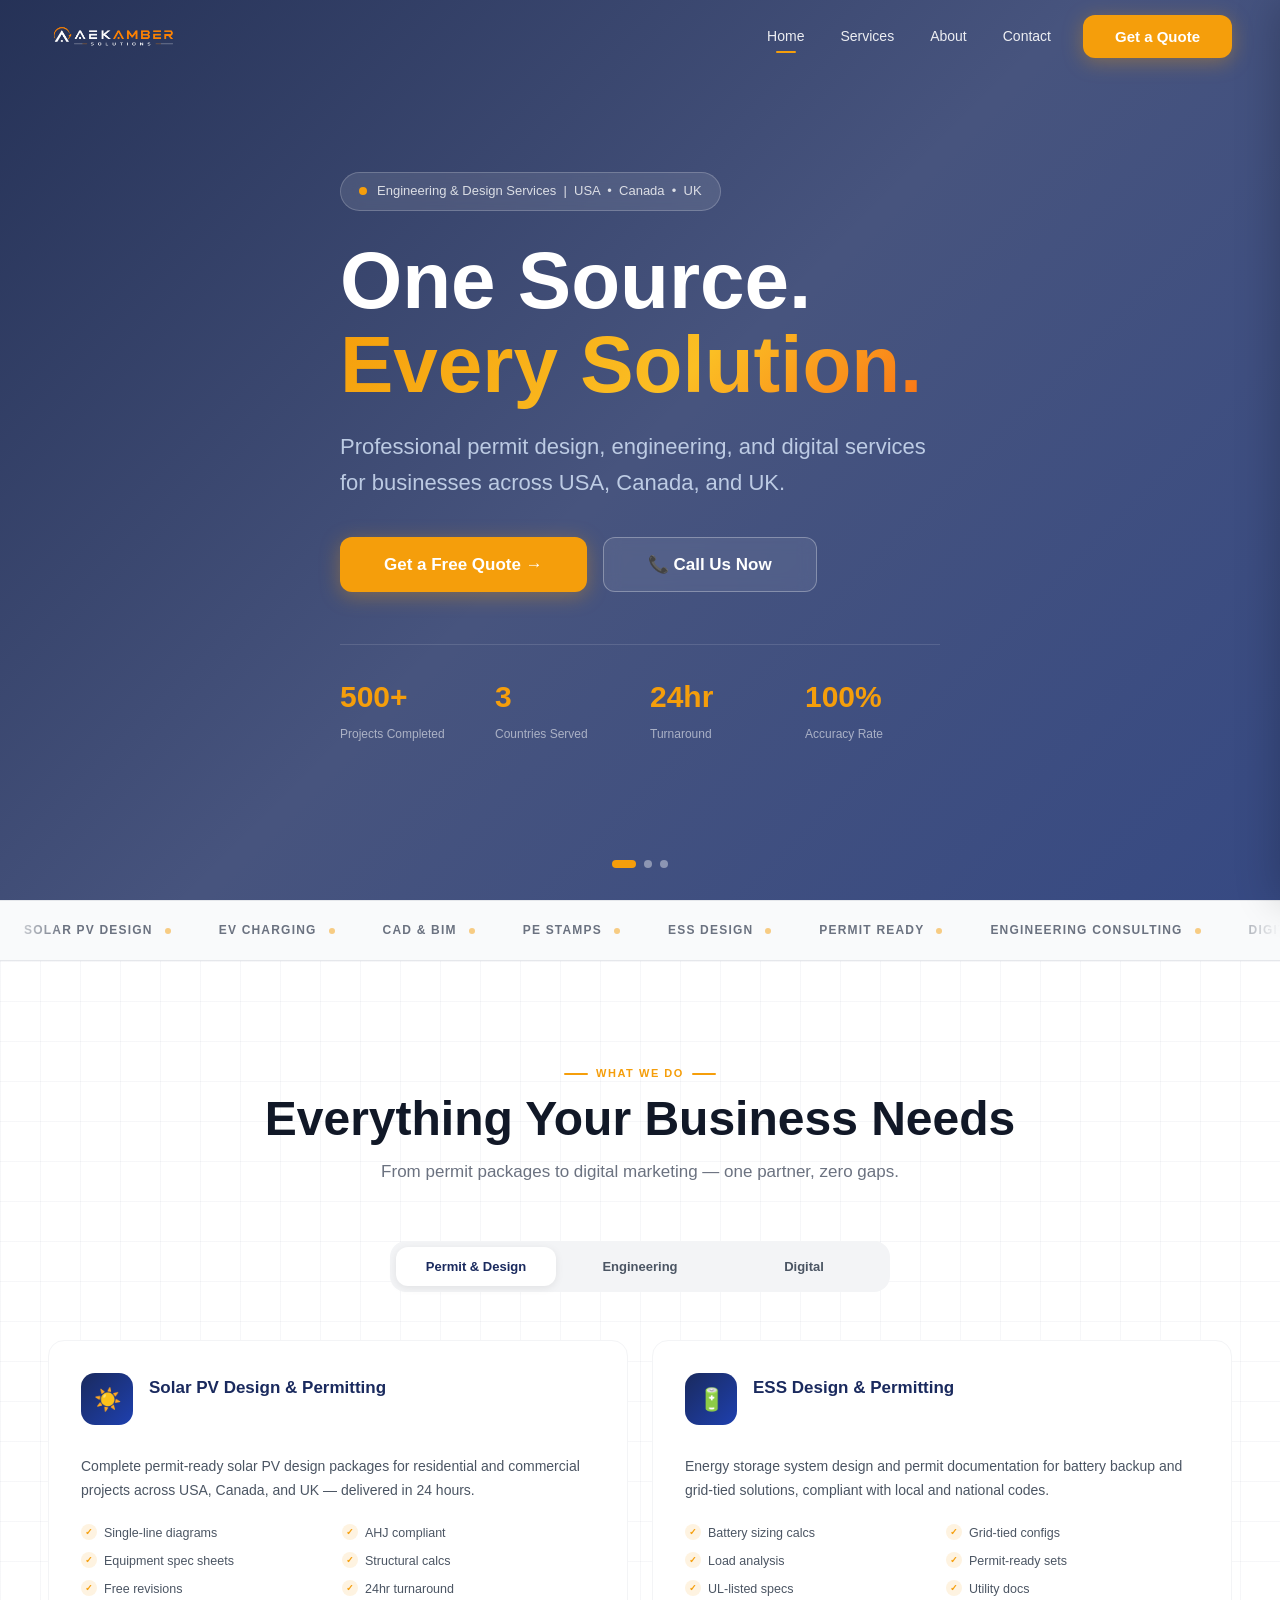
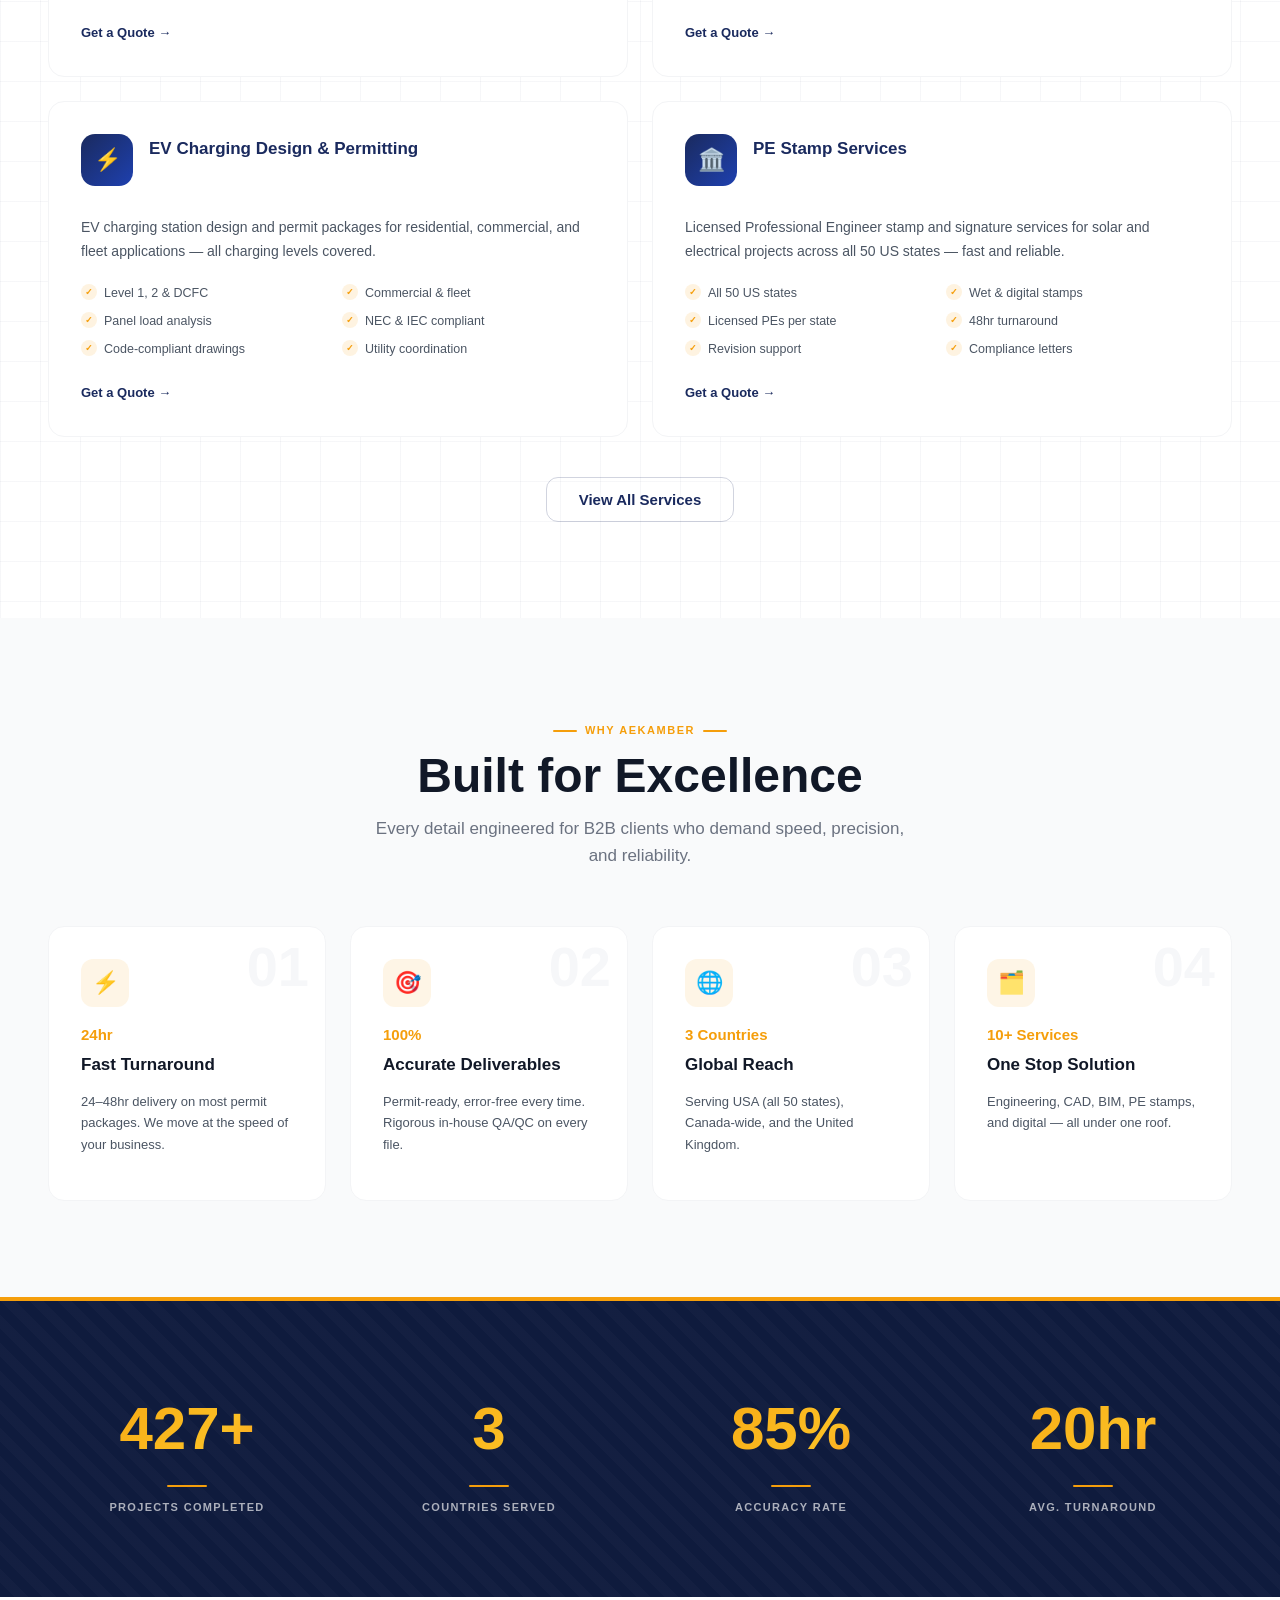
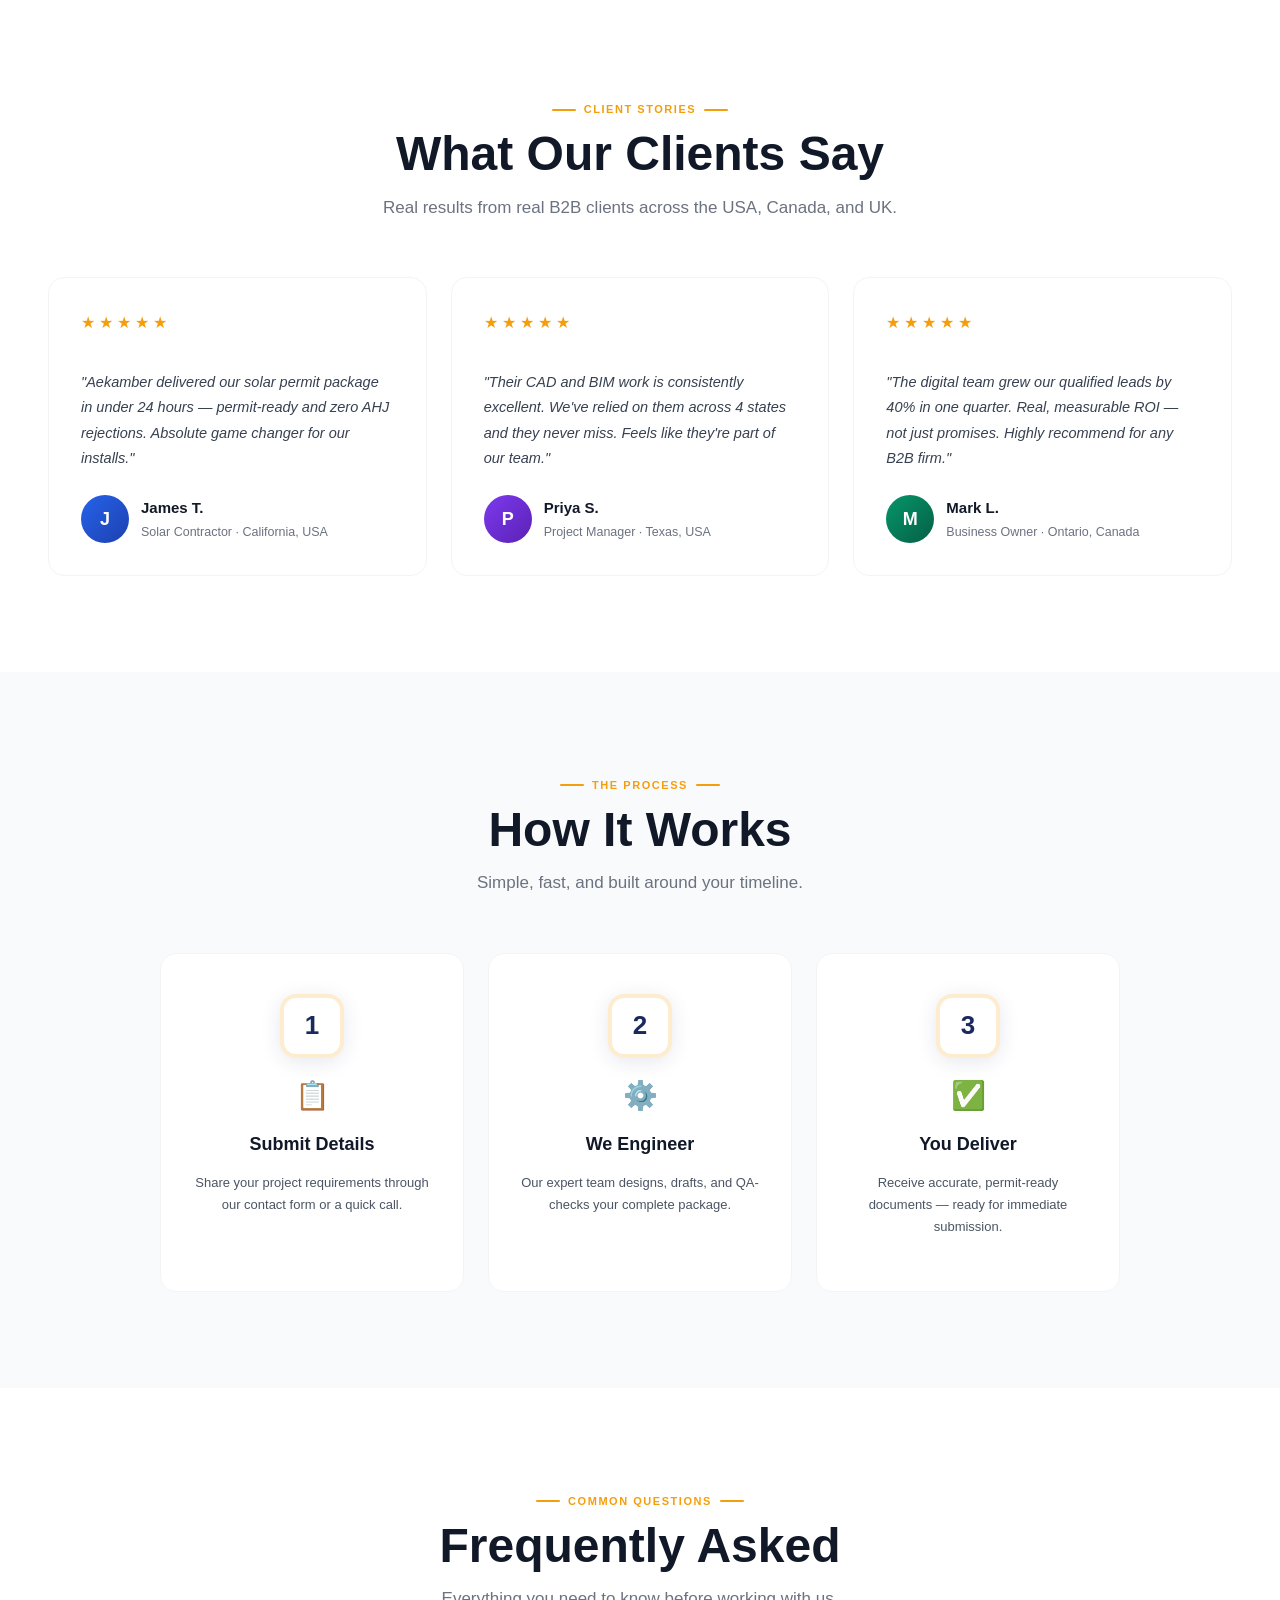
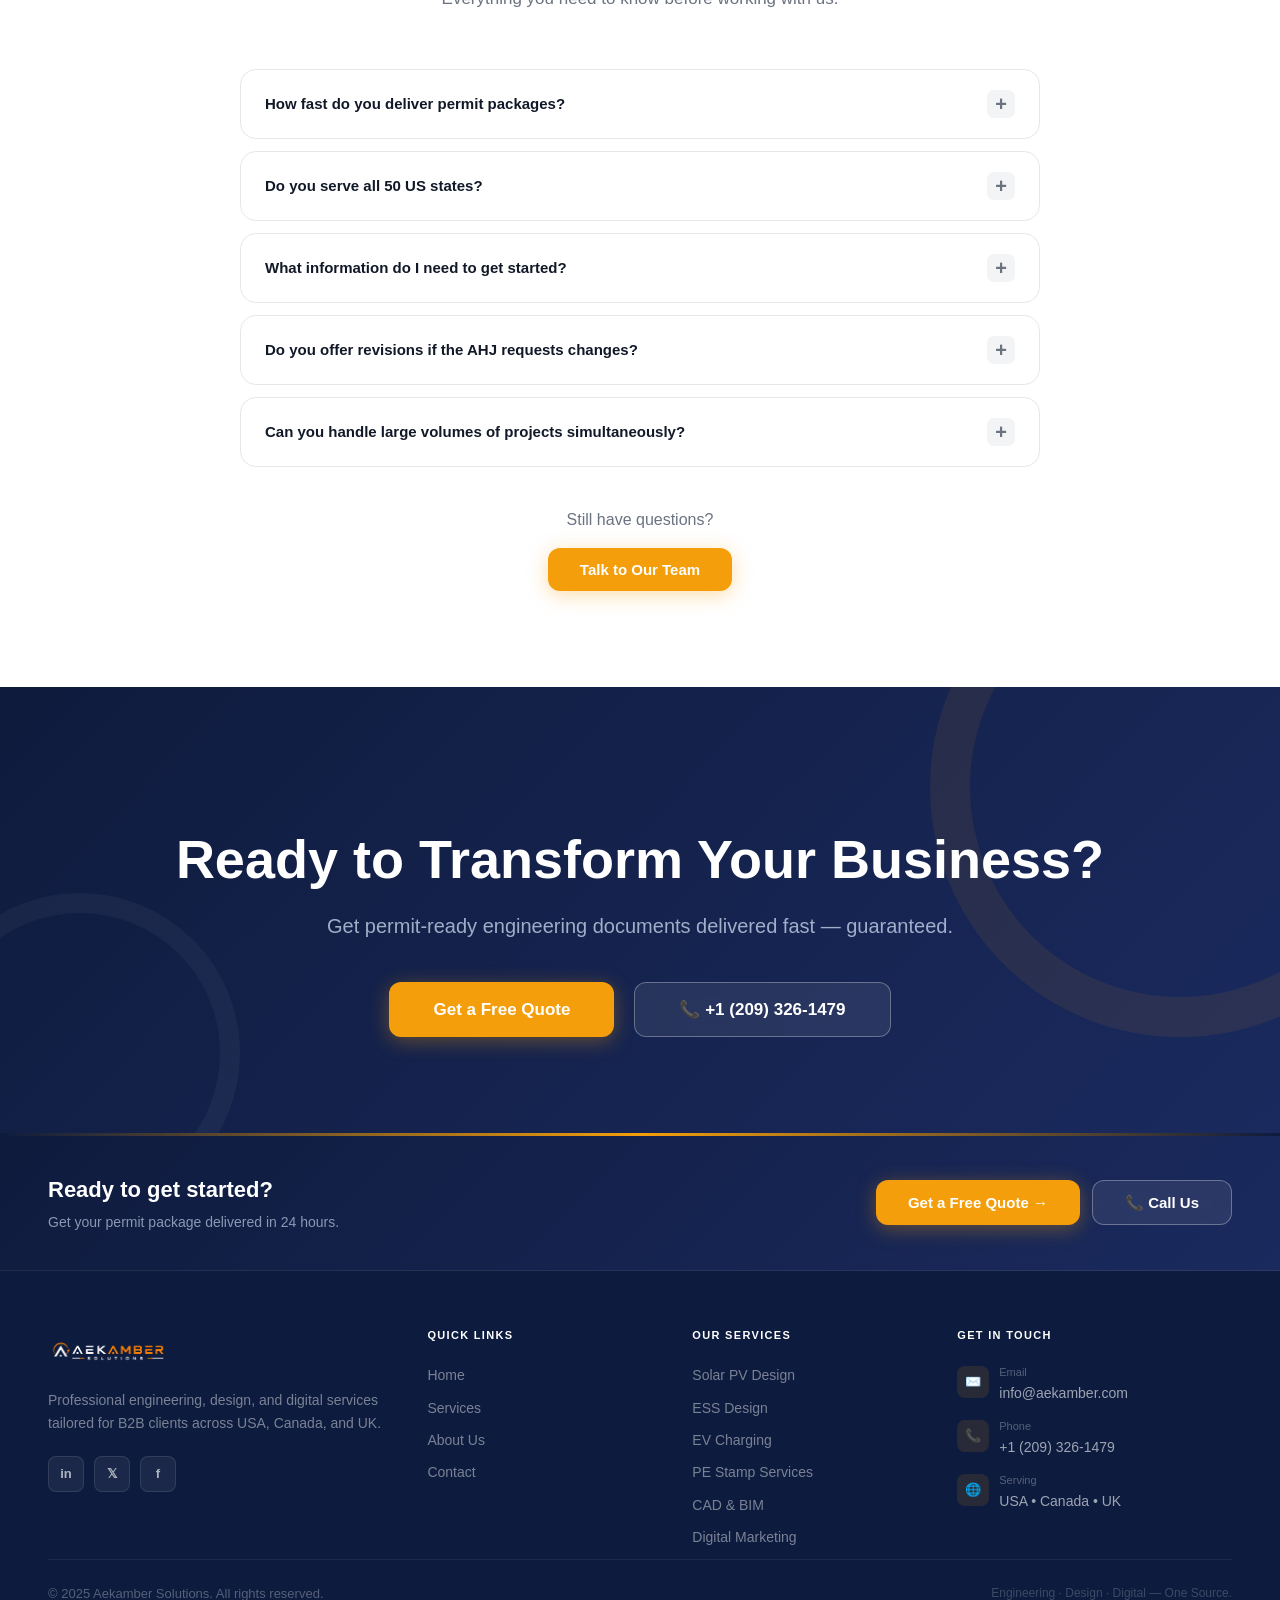
<file: index.html>
<!DOCTYPE html>
<html lang="en">
<head>
  <meta charset="UTF-8">
  <meta name="viewport" content="width=device-width, initial-scale=1.0">
  <title>Aekamber Solutions — Engineering, Design &amp; Digital Services</title>
  <meta name="description" content="Professional permit design, engineering, and digital services for B2B clients across USA, Canada, and UK.">
  <link rel="stylesheet" href="./styles.css?v=3">
</head>
<body class="ak-wrap">

<!-- ═══════════════════════════ NAVBAR ═══════════════════════════ -->
<nav id="ak-navbar" class="ak-navbar">
  <div class="ak-container ak-navbar-inner">
    <a href="index.html" class="ak-logo-link">
      <!-- UPDATE logo URLs after uploading to Odoo media library -->
      <img src="images/logo-white.png"  alt="Aekamber Solutions" class="ak-logo-img logo-light">
      <img src="images/logo-inline.png" alt="Aekamber Solutions" class="ak-logo-img logo-dark">
    </a>
    <div class="ak-nav-links">
      <a href="index.html"    class="ak-nav-link active">Home</a>
      <a href="services.html" class="ak-nav-link">Services</a>
      <a href="about.html"    class="ak-nav-link">About</a>
      <a href="contact.html"  class="ak-nav-link">Contact</a>
      <a href="contact.html"  class="ak-btn ak-btn-amber" style="margin-left:12px">Get a Quote</a>
    </div>
    <button class="ak-menu-btn" id="ak-menu-btn" aria-label="Open menu">
      <svg width="22" height="22" viewBox="0 0 24 24" fill="none" stroke="currentColor" stroke-width="2.5" stroke-linecap="round"><line x1="3" y1="6" x2="21" y2="6"/><line x1="3" y1="12" x2="21" y2="12"/><line x1="3" y1="18" x2="21" y2="18"/></svg>
    </button>
  </div>
</nav>
<div class="ak-overlay" id="ak-overlay"></div>
<div class="ak-mobile-menu" id="ak-mobile-menu">
  <div class="ak-mobile-menu-header">
    <img src="images/logo-inline.png" alt="Aekamber Solutions" style="height:40px;width:auto">
    <button class="ak-mobile-close" id="ak-mobile-close" aria-label="Close">✕</button>
  </div>
  <div class="ak-mobile-nav">
    <a href="index.html"    class="ak-mobile-link">Home</a>
    <a href="services.html" class="ak-mobile-link">Services</a>
    <a href="about.html"    class="ak-mobile-link">About</a>
    <a href="contact.html"  class="ak-mobile-link">Contact</a>
  </div>
  <div class="ak-mobile-footer">
    <a href="contact.html" class="ak-btn ak-btn-amber ak-btn-full">Get a Free Quote</a>
    <a href="tel:+12093261479" class="ak-mobile-phone">📞 +1 (209) 326-1479</a>
  </div>
</div>

<!-- ═══════════════════════════ HERO ═══════════════════════════ -->
<section class="ak-hero">
  <!-- Carousel slides — UPDATE background URLs as needed -->
  <div class="ak-carousel-slide active" style="background-image:url('https://images.unsplash.com/photo-1508514177221-188b1cf16e9d?auto=format&fit=crop&w=1920&q=80')"></div>
  <div class="ak-carousel-slide"        style="background-image:url('https://images.unsplash.com/photo-1581094794329-c8112a89af12?auto=format&fit=crop&w=1920&q=80')"></div>
  <div class="ak-carousel-slide"        style="background-image:url('https://images.unsplash.com/photo-1504307651254-35680f356dfd?auto=format&fit=crop&w=1920&q=80')"></div>
  <div class="ak-hero-overlay"></div>
  <div class="ak-hero-gradient"></div>

  <div class="ak-container">
    <div class="ak-hero-content">
      <div class="ak-hero-badge">
        <span class="ak-badge-dot"></span>
        Engineering &amp; Design Services &nbsp;|&nbsp; USA &nbsp;•&nbsp; Canada &nbsp;•&nbsp; UK
      </div>
      <h1>One Source.<br><span class="ak-gradient-text">Every Solution.</span></h1>
      <p class="ak-hero-sub">Professional permit design, engineering, and digital services for businesses across USA, Canada, and UK.</p>
      <div class="ak-hero-btns">
        <a href="contact.html" class="ak-btn ak-btn-amber ak-btn-lg">Get a Free Quote &rarr;</a>
        <a href="tel:+12093261479" class="ak-btn ak-btn-outline ak-btn-lg">📞 Call Us Now</a>
      </div>
      <div class="ak-hero-stats">
        <div><div class="ak-hero-stat-val">500+</div><div class="ak-hero-stat-lbl">Projects Completed</div></div>
        <div><div class="ak-hero-stat-val">3</div><div class="ak-hero-stat-lbl">Countries Served</div></div>
        <div><div class="ak-hero-stat-val">24hr</div><div class="ak-hero-stat-lbl">Turnaround</div></div>
        <div><div class="ak-hero-stat-val">100%</div><div class="ak-hero-stat-lbl">Accuracy Rate</div></div>
      </div>
    </div>
  </div>

  <!-- Carousel dots -->
  <div class="ak-hero-dots">
    <button class="ak-dot active" aria-label="Slide 1"></button>
    <button class="ak-dot"        aria-label="Slide 2"></button>
    <button class="ak-dot"        aria-label="Slide 3"></button>
  </div>
</section>

<!-- ═══════════════════════════ TRUST STRIP ═══════════════════════ -->
<div class="ak-trust-strip">
  <div class="ak-trust-fade ak-trust-fade-l"></div>
  <div class="ak-trust-track">
    <!-- Repeated 3x for seamless loop -->
    <span class="ak-trust-item">Solar PV Design</span><span class="ak-trust-item">EV Charging</span><span class="ak-trust-item">CAD &amp; BIM</span><span class="ak-trust-item">PE Stamps</span><span class="ak-trust-item">ESS Design</span><span class="ak-trust-item">Permit Ready</span><span class="ak-trust-item">Engineering Consulting</span><span class="ak-trust-item">Digital Marketing</span><span class="ak-trust-item">Solar Proposals</span><span class="ak-trust-item">AHJ Compliant</span><span class="ak-trust-item">24hr Turnaround</span><span class="ak-trust-item">Electrical Systems</span>
    <span class="ak-trust-item">Solar PV Design</span><span class="ak-trust-item">EV Charging</span><span class="ak-trust-item">CAD &amp; BIM</span><span class="ak-trust-item">PE Stamps</span><span class="ak-trust-item">ESS Design</span><span class="ak-trust-item">Permit Ready</span><span class="ak-trust-item">Engineering Consulting</span><span class="ak-trust-item">Digital Marketing</span><span class="ak-trust-item">Solar Proposals</span><span class="ak-trust-item">AHJ Compliant</span><span class="ak-trust-item">24hr Turnaround</span><span class="ak-trust-item">Electrical Systems</span>
    <span class="ak-trust-item">Solar PV Design</span><span class="ak-trust-item">EV Charging</span><span class="ak-trust-item">CAD &amp; BIM</span><span class="ak-trust-item">PE Stamps</span><span class="ak-trust-item">ESS Design</span><span class="ak-trust-item">Permit Ready</span><span class="ak-trust-item">Engineering Consulting</span><span class="ak-trust-item">Digital Marketing</span><span class="ak-trust-item">Solar Proposals</span><span class="ak-trust-item">AHJ Compliant</span><span class="ak-trust-item">24hr Turnaround</span><span class="ak-trust-item">Electrical Systems</span>
  </div>
  <div class="ak-trust-fade ak-trust-fade-r"></div>
</div>

<!-- ═══════════════════════════ SERVICES TABS ═══════════════════ -->
<section class="ak-section ak-grid-bg">
  <div class="ak-container">
    <div class="ak-section-header ak-fade">
      <span class="ak-eyebrow">WHAT WE DO</span>
      <h2>Everything Your Business Needs</h2>
      <p>From permit packages to digital marketing — one partner, zero gaps.</p>
    </div>

    <div class="ak-tabs-group">
      <div class="ak-tab-list">
        <button class="ak-tab-btn active" data-tab="permit">Permit &amp; Design</button>
        <button class="ak-tab-btn" data-tab="engineering">Engineering</button>
        <button class="ak-tab-btn" data-tab="digital">Digital</button>
      </div>

      <!-- TAB: Permit & Design -->
      <div class="ak-tab-panel active" data-panel="permit">
        <div class="ak-service-card ak-fade">
          <div class="ak-svc-header"><div class="ak-svc-icon">☀️</div><div class="ak-svc-title">Solar PV Design &amp; Permitting</div></div>
          <p class="ak-svc-desc">Complete permit-ready solar PV design packages for residential and commercial projects across USA, Canada, and UK — delivered in 24 hours.</p>
          <ul class="ak-feature-list"><li>Single-line diagrams</li><li>AHJ compliant</li><li>Equipment spec sheets</li><li>Structural calcs</li><li>Free revisions</li><li>24hr turnaround</li></ul>
          <a href="contact.html" class="ak-card-link">Get a Quote &rarr;</a>
        </div>
        <div class="ak-service-card ak-fade">
          <div class="ak-svc-header"><div class="ak-svc-icon">🔋</div><div class="ak-svc-title">ESS Design &amp; Permitting</div></div>
          <p class="ak-svc-desc">Energy storage system design and permit documentation for battery backup and grid-tied solutions, compliant with local and national codes.</p>
          <ul class="ak-feature-list"><li>Battery sizing calcs</li><li>Grid-tied configs</li><li>Load analysis</li><li>Permit-ready sets</li><li>UL-listed specs</li><li>Utility docs</li></ul>
          <a href="contact.html" class="ak-card-link">Get a Quote &rarr;</a>
        </div>
        <div class="ak-service-card ak-fade">
          <div class="ak-svc-header"><div class="ak-svc-icon">⚡</div><div class="ak-svc-title">EV Charging Design &amp; Permitting</div></div>
          <p class="ak-svc-desc">EV charging station design and permit packages for residential, commercial, and fleet applications — all charging levels covered.</p>
          <ul class="ak-feature-list"><li>Level 1, 2 &amp; DCFC</li><li>Commercial &amp; fleet</li><li>Panel load analysis</li><li>NEC &amp; IEC compliant</li><li>Code-compliant drawings</li><li>Utility coordination</li></ul>
          <a href="contact.html" class="ak-card-link">Get a Quote &rarr;</a>
        </div>
        <div class="ak-service-card ak-fade">
          <div class="ak-svc-header"><div class="ak-svc-icon">🏛️</div><div class="ak-svc-title">PE Stamp Services</div></div>
          <p class="ak-svc-desc">Licensed Professional Engineer stamp and signature services for solar and electrical projects across all 50 US states — fast and reliable.</p>
          <ul class="ak-feature-list"><li>All 50 US states</li><li>Wet &amp; digital stamps</li><li>Licensed PEs per state</li><li>48hr turnaround</li><li>Revision support</li><li>Compliance letters</li></ul>
          <a href="contact.html" class="ak-card-link">Get a Quote &rarr;</a>
        </div>
      </div>

      <!-- TAB: Engineering -->
      <div class="ak-tab-panel" data-panel="engineering">
        <div class="ak-service-card ak-fade">
          <div class="ak-svc-header"><div class="ak-svc-icon">✏️</div><div class="ak-svc-title">CAD Design Services</div></div>
          <p class="ak-svc-desc">Professional CAD drafting and design for engineering and construction projects — precise, clean, and submission-ready.</p>
          <ul class="ak-feature-list"><li>AutoCAD &amp; Civil 3D</li><li>As-built documentation</li><li>Construction sets</li><li>Site plan preparation</li><li>Detail drawings</li><li>Fast revision turnaround</li></ul>
          <a href="contact.html" class="ak-card-link">Get a Quote &rarr;</a>
        </div>
        <div class="ak-service-card ak-fade">
          <div class="ak-svc-header"><div class="ak-svc-icon">🏗️</div><div class="ak-svc-title">BIM Services</div></div>
          <p class="ak-svc-desc">Building Information Modeling for construction and engineering projects — clash detection, coordination, and 3D model delivery.</p>
          <ul class="ak-feature-list"><li>Revit 3D BIM models</li><li>Clash detection</li><li>LOD 100–400</li><li>MEP coordination</li><li>4D scheduling</li><li>IFC export</li></ul>
          <a href="contact.html" class="ak-card-link">Get a Quote &rarr;</a>
        </div>
        <div class="ak-service-card ak-fade">
          <div class="ak-svc-header"><div class="ak-svc-icon">📄</div><div class="ak-svc-title">Solar Proposal Design</div></div>
          <p class="ak-svc-desc">Professional, client-ready solar proposals with system design, savings analysis, and branded presentation that close more deals.</p>
          <ul class="ak-feature-list"><li>Branded PDF proposals</li><li>Savings analysis</li><li>Performance models</li><li>Financing charts</li><li>Aerial site images</li><li>Editable templates</li></ul>
          <a href="contact.html" class="ak-card-link">Get a Quote &rarr;</a>
        </div>
        <div class="ak-service-card ak-fade">
          <div class="ak-svc-header"><div class="ak-svc-icon">🔧</div><div class="ak-svc-title">Engineering Consulting</div></div>
          <p class="ak-svc-desc">Expert technical consulting for solar, electrical, and construction projects — from code interpretation to peer review.</p>
          <ul class="ak-feature-list"><li>AHJ code interpretation</li><li>Peer review</li><li>Expert witness reports</li><li>Feasibility studies</li><li>On-call support</li><li>Dispute resolution</li></ul>
          <a href="contact.html" class="ak-card-link">Get a Quote &rarr;</a>
        </div>
      </div>

      <!-- TAB: Digital -->
      <div class="ak-tab-panel" data-panel="digital">
        <div class="ak-service-card ak-fade">
          <div class="ak-svc-header"><div class="ak-svc-icon">🌐</div><div class="ak-svc-title">Website Building</div></div>
          <p class="ak-svc-desc">Professional, fast, and conversion-focused websites for small and medium businesses — built to attract and convert your ideal clients.</p>
          <ul class="ak-feature-list"><li>Mobile-first design</li><li>SEO-optimized</li><li>CMS included</li><li>2–4 week delivery</li><li>Lead capture forms</li><li>Google Analytics</li></ul>
          <a href="contact.html" class="ak-card-link">Get a Quote &rarr;</a>
        </div>
        <div class="ak-service-card ak-fade">
          <div class="ak-svc-header"><div class="ak-svc-icon">📣</div><div class="ak-svc-title">Digital Marketing</div></div>
          <p class="ak-svc-desc">Full-service digital marketing covering SEO, social media, content strategy, and lead generation — backed by data and real results.</p>
          <ul class="ak-feature-list"><li>Search engine optimization</li><li>Social media mgmt</li><li>Content marketing</li><li>PPC campaigns</li><li>Monthly reports</li><li>Lead gen funnels</li></ul>
          <a href="contact.html" class="ak-card-link">Get a Quote &rarr;</a>
        </div>
      </div>
    </div>

    <div style="text-align:center;margin-top:40px">
      <a href="services.html" class="ak-btn ak-btn-ghost">View All Services</a>
    </div>
  </div>
</section>

<!-- ═══════════════════════════ WHY CHOOSE US ═════════════════════ -->
<section class="ak-section ak-bg-gray">
  <div class="ak-container">
    <div class="ak-section-header ak-fade">
      <span class="ak-eyebrow">WHY AEKAMBER</span>
      <h2>Built for Excellence</h2>
      <p>Every detail engineered for B2B clients who demand speed, precision, and reliability.</p>
    </div>
    <div class="ak-grid-4">
      <div class="ak-why-card ak-fade"><span class="ak-why-num">01</span><div class="ak-why-icon">⚡</div><div class="ak-why-stat">24hr</div><div class="ak-why-title">Fast Turnaround</div><p class="ak-why-desc">24–48hr delivery on most permit packages. We move at the speed of your business.</p></div>
      <div class="ak-why-card ak-fade"><span class="ak-why-num">02</span><div class="ak-why-icon">🎯</div><div class="ak-why-stat">100%</div><div class="ak-why-title">Accurate Deliverables</div><p class="ak-why-desc">Permit-ready, error-free every time. Rigorous in-house QA/QC on every file.</p></div>
      <div class="ak-why-card ak-fade"><span class="ak-why-num">03</span><div class="ak-why-icon">🌐</div><div class="ak-why-stat">3 Countries</div><div class="ak-why-title">Global Reach</div><p class="ak-why-desc">Serving USA (all 50 states), Canada-wide, and the United Kingdom.</p></div>
      <div class="ak-why-card ak-fade"><span class="ak-why-num">04</span><div class="ak-why-icon">🗂️</div><div class="ak-why-stat">10+ Services</div><div class="ak-why-title">One Stop Solution</div><p class="ak-why-desc">Engineering, CAD, BIM, PE stamps, and digital — all under one roof.</p></div>
    </div>
  </div>
</section>

<!-- ═══════════════════════════ STATS BAR ════════════════════════ -->
<section class="ak-stats-bar">
  <div class="ak-container">
    <div class="ak-grid-4">
      <div class="ak-stat-item ak-fade">
        <span class="ak-stat-number ak-count-up" data-value="500" data-suffix="+">500+</span>
        <div class="ak-stat-divider"></div>
        <div class="ak-stat-label">Projects Completed</div>
      </div>
      <div class="ak-stat-item ak-fade">
        <span class="ak-stat-number ak-count-up" data-value="3" data-suffix="">3</span>
        <div class="ak-stat-divider"></div>
        <div class="ak-stat-label">Countries Served</div>
      </div>
      <div class="ak-stat-item ak-fade">
        <span class="ak-stat-number ak-count-up" data-value="100" data-suffix="%">100%</span>
        <div class="ak-stat-divider"></div>
        <div class="ak-stat-label">Accuracy Rate</div>
      </div>
      <div class="ak-stat-item ak-fade">
        <span class="ak-stat-number ak-count-up" data-value="24" data-suffix="hr">24hr</span>
        <div class="ak-stat-divider"></div>
        <div class="ak-stat-label">Avg. Turnaround</div>
      </div>
    </div>
  </div>
</section>

<!-- ═══════════════════════════ TESTIMONIALS ═════════════════════ -->
<section class="ak-section ak-bg-white">
  <div class="ak-container">
    <div class="ak-section-header ak-fade">
      <span class="ak-eyebrow">CLIENT STORIES</span>
      <h2>What Our Clients Say</h2>
      <p>Real results from real B2B clients across the USA, Canada, and UK.</p>
    </div>
    <div class="ak-grid-3">
      <div class="ak-t-card ak-fade">
        <div class="ak-stars"><span class="ak-star">★</span><span class="ak-star">★</span><span class="ak-star">★</span><span class="ak-star">★</span><span class="ak-star">★</span></div>
        <p class="ak-t-quote">"Aekamber delivered our solar permit package in under 24 hours — permit-ready and zero AHJ rejections. Absolute game changer for our installs."</p>
        <div class="ak-t-author">
          <div class="ak-t-avatar" style="background:linear-gradient(135deg,#2563eb,#1e40af)">J</div>
          <div><div class="ak-t-name">James T.</div><div class="ak-t-role">Solar Contractor · California, USA</div></div>
        </div>
      </div>
      <div class="ak-t-card ak-fade">
        <div class="ak-stars"><span class="ak-star">★</span><span class="ak-star">★</span><span class="ak-star">★</span><span class="ak-star">★</span><span class="ak-star">★</span></div>
        <p class="ak-t-quote">"Their CAD and BIM work is consistently excellent. We've relied on them across 4 states and they never miss. Feels like they're part of our team."</p>
        <div class="ak-t-author">
          <div class="ak-t-avatar" style="background:linear-gradient(135deg,#7c3aed,#5b21b6)">P</div>
          <div><div class="ak-t-name">Priya S.</div><div class="ak-t-role">Project Manager · Texas, USA</div></div>
        </div>
      </div>
      <div class="ak-t-card ak-fade">
        <div class="ak-stars"><span class="ak-star">★</span><span class="ak-star">★</span><span class="ak-star">★</span><span class="ak-star">★</span><span class="ak-star">★</span></div>
        <p class="ak-t-quote">"The digital team grew our qualified leads by 40% in one quarter. Real, measurable ROI — not just promises. Highly recommend for any B2B firm."</p>
        <div class="ak-t-author">
          <div class="ak-t-avatar" style="background:linear-gradient(135deg,#059669,#065f46)">M</div>
          <div><div class="ak-t-name">Mark L.</div><div class="ak-t-role">Business Owner · Ontario, Canada</div></div>
        </div>
      </div>
    </div>
  </div>
</section>

<!-- ═══════════════════════════ HOW IT WORKS ═════════════════════ -->
<section class="ak-section ak-bg-gray">
  <div class="ak-container ak-text-center">
    <div class="ak-section-header ak-fade">
      <span class="ak-eyebrow">THE PROCESS</span>
      <h2>How It Works</h2>
      <p>Simple, fast, and built around your timeline.</p>
    </div>
    <div class="ak-steps">
      <div class="ak-step ak-fade"><div class="ak-step-num">1</div><div class="ak-step-emoji">📋</div><div class="ak-step-title">Submit Details</div><p class="ak-step-desc">Share your project requirements through our contact form or a quick call.</p></div>
      <div class="ak-step ak-fade"><div class="ak-step-num">2</div><div class="ak-step-emoji">⚙️</div><div class="ak-step-title">We Engineer</div><p class="ak-step-desc">Our expert team designs, drafts, and QA-checks your complete package.</p></div>
      <div class="ak-step ak-fade"><div class="ak-step-num">3</div><div class="ak-step-emoji">✅</div><div class="ak-step-title">You Deliver</div><p class="ak-step-desc">Receive accurate, permit-ready documents — ready for immediate submission.</p></div>
    </div>
  </div>
</section>

<!-- ═══════════════════════════ FAQ ══════════════════════════════ -->
<section class="ak-section ak-bg-white">
  <div class="ak-container">
    <div class="ak-section-header ak-fade">
      <span class="ak-eyebrow">COMMON QUESTIONS</span>
      <h2>Frequently Asked</h2>
      <p>Everything you need to know before working with us.</p>
    </div>
    <div class="ak-faq-list ak-fade">
      <div class="ak-faq-item">
        <div class="ak-faq-q">How fast do you deliver permit packages?<span class="ak-faq-icon">+</span></div>
        <div class="ak-faq-a">Our standard turnaround is 24–48 hours for most permit packages. Rush delivery (same-day) is available for urgent projects. We've never missed a committed deadline.</div>
      </div>
      <div class="ak-faq-item">
        <div class="ak-faq-q">Do you serve all 50 US states?<span class="ak-faq-icon">+</span></div>
        <div class="ak-faq-a">Yes. We provide services across all 50 US states, Canada-wide, and throughout the United Kingdom — with full local code compliance and AHJ familiarity for each region.</div>
      </div>
      <div class="ak-faq-item">
        <div class="ak-faq-q">What information do I need to get started?<span class="ak-faq-icon">+</span></div>
        <div class="ak-faq-a">For permit packages: basic project details like site address, system size, and equipment specs. For CAD/BIM work: your existing drawings or design brief. We'll guide you through the rest.</div>
      </div>
      <div class="ak-faq-item">
        <div class="ak-faq-q">Do you offer revisions if the AHJ requests changes?<span class="ak-faq-icon">+</span></div>
        <div class="ak-faq-a">Absolutely. We stand behind every deliverable and provide free revisions on permit packages if the Authority Having Jurisdiction (AHJ) requests corrections. Your approval is our goal.</div>
      </div>
      <div class="ak-faq-item">
        <div class="ak-faq-q">Can you handle large volumes of projects simultaneously?<span class="ak-faq-icon">+</span></div>
        <div class="ak-faq-a">Yes. We routinely process high volumes for large installers, contractors, and national firms. We scale with your pipeline — bulk pricing is available for ongoing partners.</div>
      </div>
    </div>
    <div style="text-align:center;margin-top:40px" class="ak-fade">
      <p style="color:#6b7280;margin-bottom:16px">Still have questions?</p>
      <a href="contact.html" class="ak-btn ak-btn-amber">Talk to Our Team</a>
    </div>
  </div>
</section>

<!-- ═══════════════════════════ CTA BANNER ═══════════════════════ -->
<section class="ak-cta-banner">
  <div class="ak-container">
    <div class="ak-cta-inner ak-fade">
      <h2>Ready to Transform Your Business?</h2>
      <p>Get permit-ready engineering documents delivered fast — guaranteed.</p>
      <div class="ak-cta-btns">
        <a href="contact.html" class="ak-btn ak-btn-amber ak-btn-lg">Get a Free Quote</a>
        <a href="tel:+12093261479" class="ak-btn ak-btn-outline ak-btn-lg">📞 +1 (209) 326-1479</a>
      </div>
    </div>
  </div>
</section>

<!-- ═══════════════════════════ FOOTER ═══════════════════════════ -->
<footer class="ak-footer">
  <div class="ak-footer-border"></div>
  <div class="ak-prefooter">
    <div class="ak-container"><div class="ak-prefooter-inner">
      <div><h3>Ready to get started?</h3><p>Get your permit package delivered in 24 hours.</p></div>
      <div class="ak-prefooter-btns">
        <a href="contact.html" class="ak-btn ak-btn-amber">Get a Free Quote &rarr;</a>
        <a href="tel:+12093261479" class="ak-btn ak-btn-outline">📞 Call Us</a>
      </div>
    </div></div>
  </div>
  <div class="ak-footer-main">
    <div class="ak-container">
      <div class="ak-footer-grid">
        <div>
          <img src="images/logo-white.png" alt="Aekamber Solutions" class="ak-footer-logo">
          <p class="ak-footer-brand-text">Professional engineering, design, and digital services tailored for B2B clients across USA, Canada, and UK.</p>
          <div class="ak-social-row">
            <a href="#" class="ak-social-btn" aria-label="LinkedIn">in</a>
            <a href="#" class="ak-social-btn" aria-label="Twitter">𝕏</a>
            <a href="#" class="ak-social-btn" aria-label="Facebook">f</a>
          </div>
        </div>
        <div class="ak-footer-col">
          <h4>Quick Links</h4>
          <ul class="ak-footer-link-list">
            <li><a href="index.html">Home</a></li><li><a href="services.html">Services</a></li>
            <li><a href="about.html">About Us</a></li><li><a href="contact.html">Contact</a></li>
          </ul>
        </div>
        <div class="ak-footer-col">
          <h4>Our Services</h4>
          <ul class="ak-footer-link-list">
            <li><a href="services.html">Solar PV Design</a></li><li><a href="services.html">ESS Design</a></li>
            <li><a href="services.html">EV Charging</a></li><li><a href="services.html">PE Stamp Services</a></li>
            <li><a href="services.html">CAD &amp; BIM</a></li><li><a href="services.html">Digital Marketing</a></li>
          </ul>
        </div>
        <div class="ak-footer-col">
          <h4>Get in Touch</h4>
          <a href="mailto:info@aekamber.com" class="ak-fc-item"><div class="ak-fc-icon">✉️</div><div><div class="ak-fc-sub">Email</div><div class="ak-fc-val">info@aekamber.com</div></div></a>
          <a href="tel:+12093261479" class="ak-fc-item"><div class="ak-fc-icon">📞</div><div><div class="ak-fc-sub">Phone</div><div class="ak-fc-val">+1 (209) 326-1479</div></div></a>
          <div class="ak-fc-item"><div class="ak-fc-icon">🌐</div><div><div class="ak-fc-sub">Serving</div><div class="ak-fc-val">USA • Canada • UK</div></div></div>
        </div>
      </div>
      <div class="ak-footer-bottom">
        <p>&copy; 2025 Aekamber Solutions. All rights reserved.</p>
        <p style="color:rgba(255,255,255,0.2);font-size:12px">Engineering &middot; Design &middot; Digital &mdash; One Source.</p>
      </div>
    </div>
  </div>
</footer>

<!-- ═══════════════════════════ FLOATING CTA ══════════════════════ -->
<div class="ak-float" id="ak-float">
  <a href="tel:+12093261479" class="ak-float-btn" title="Call Aekamber Solutions">
    <span class="ak-float-phone">📞<span class="ak-float-dot"></span></span>
    <span class="ak-hide-mob">+1 (209) 326-1479</span>
  </a>
</div>

<script src="./script.js?v=3"></script>
</body>
</html>
</file>
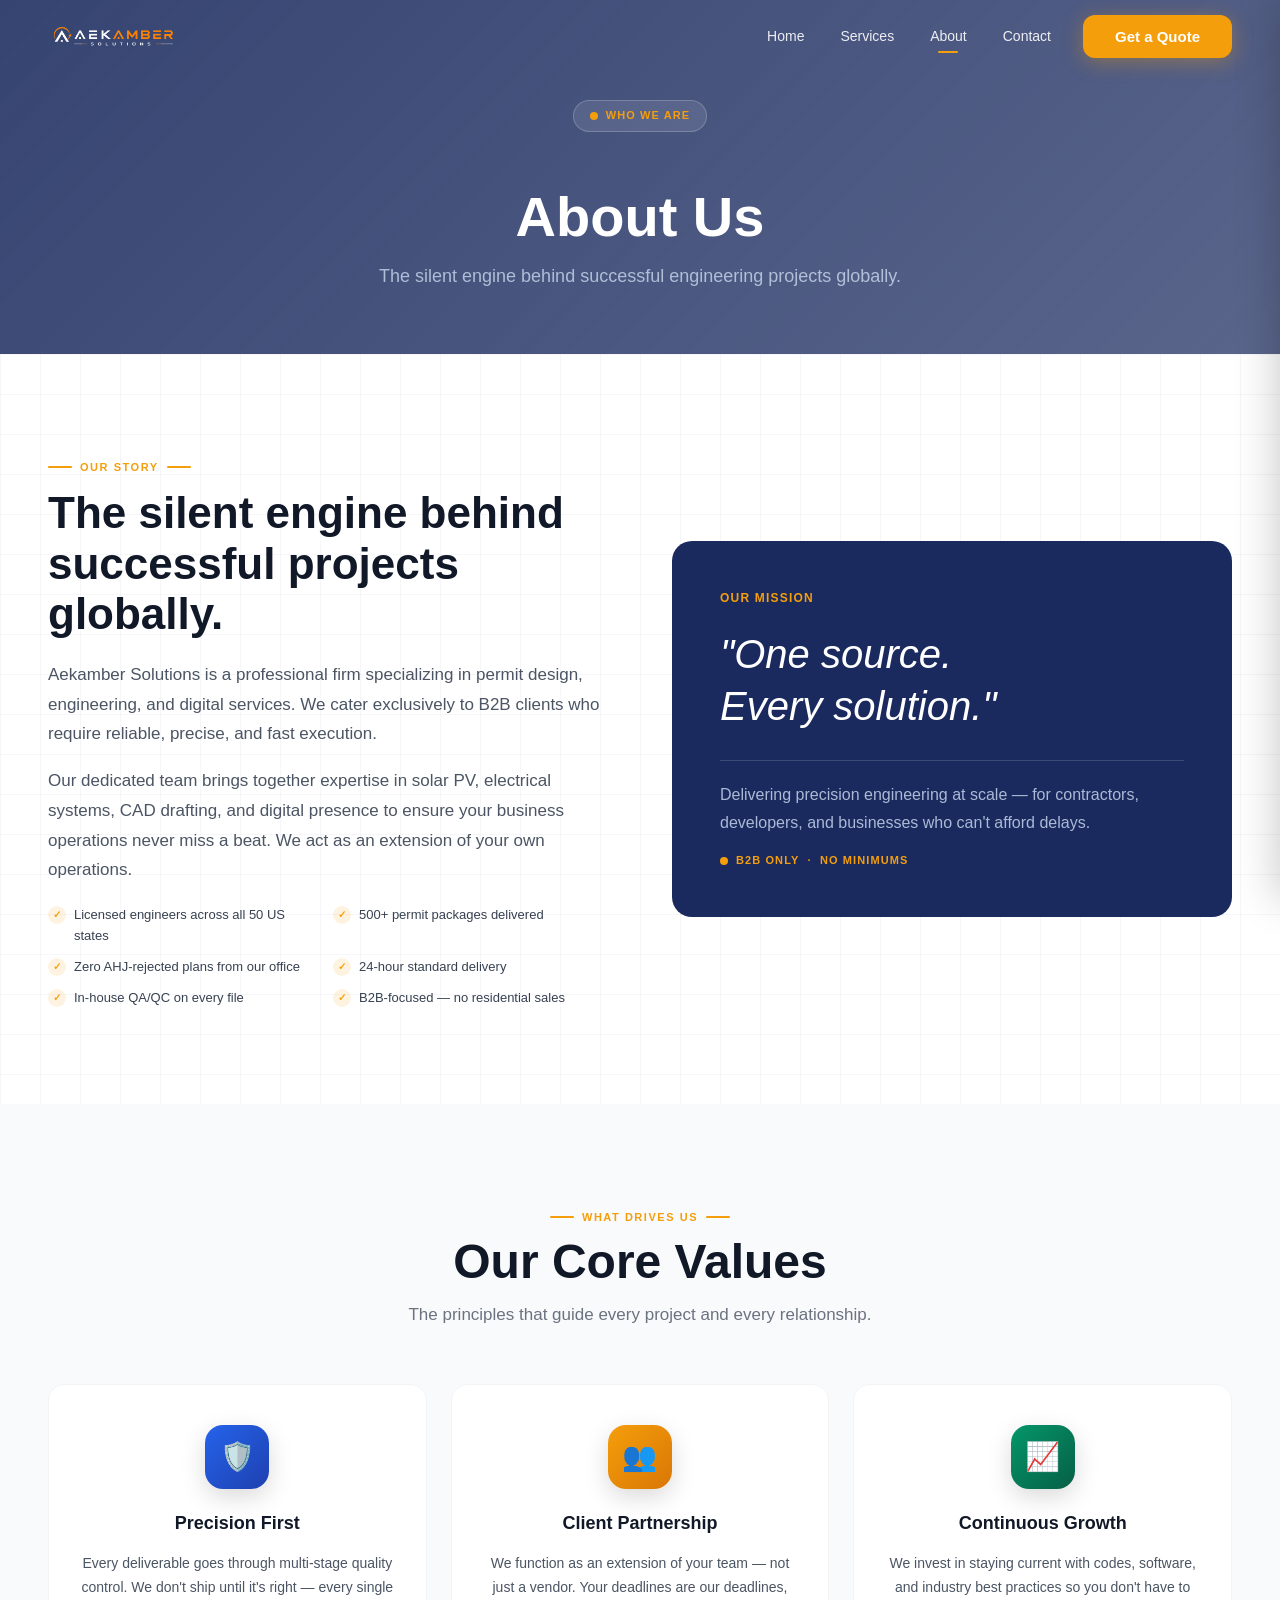
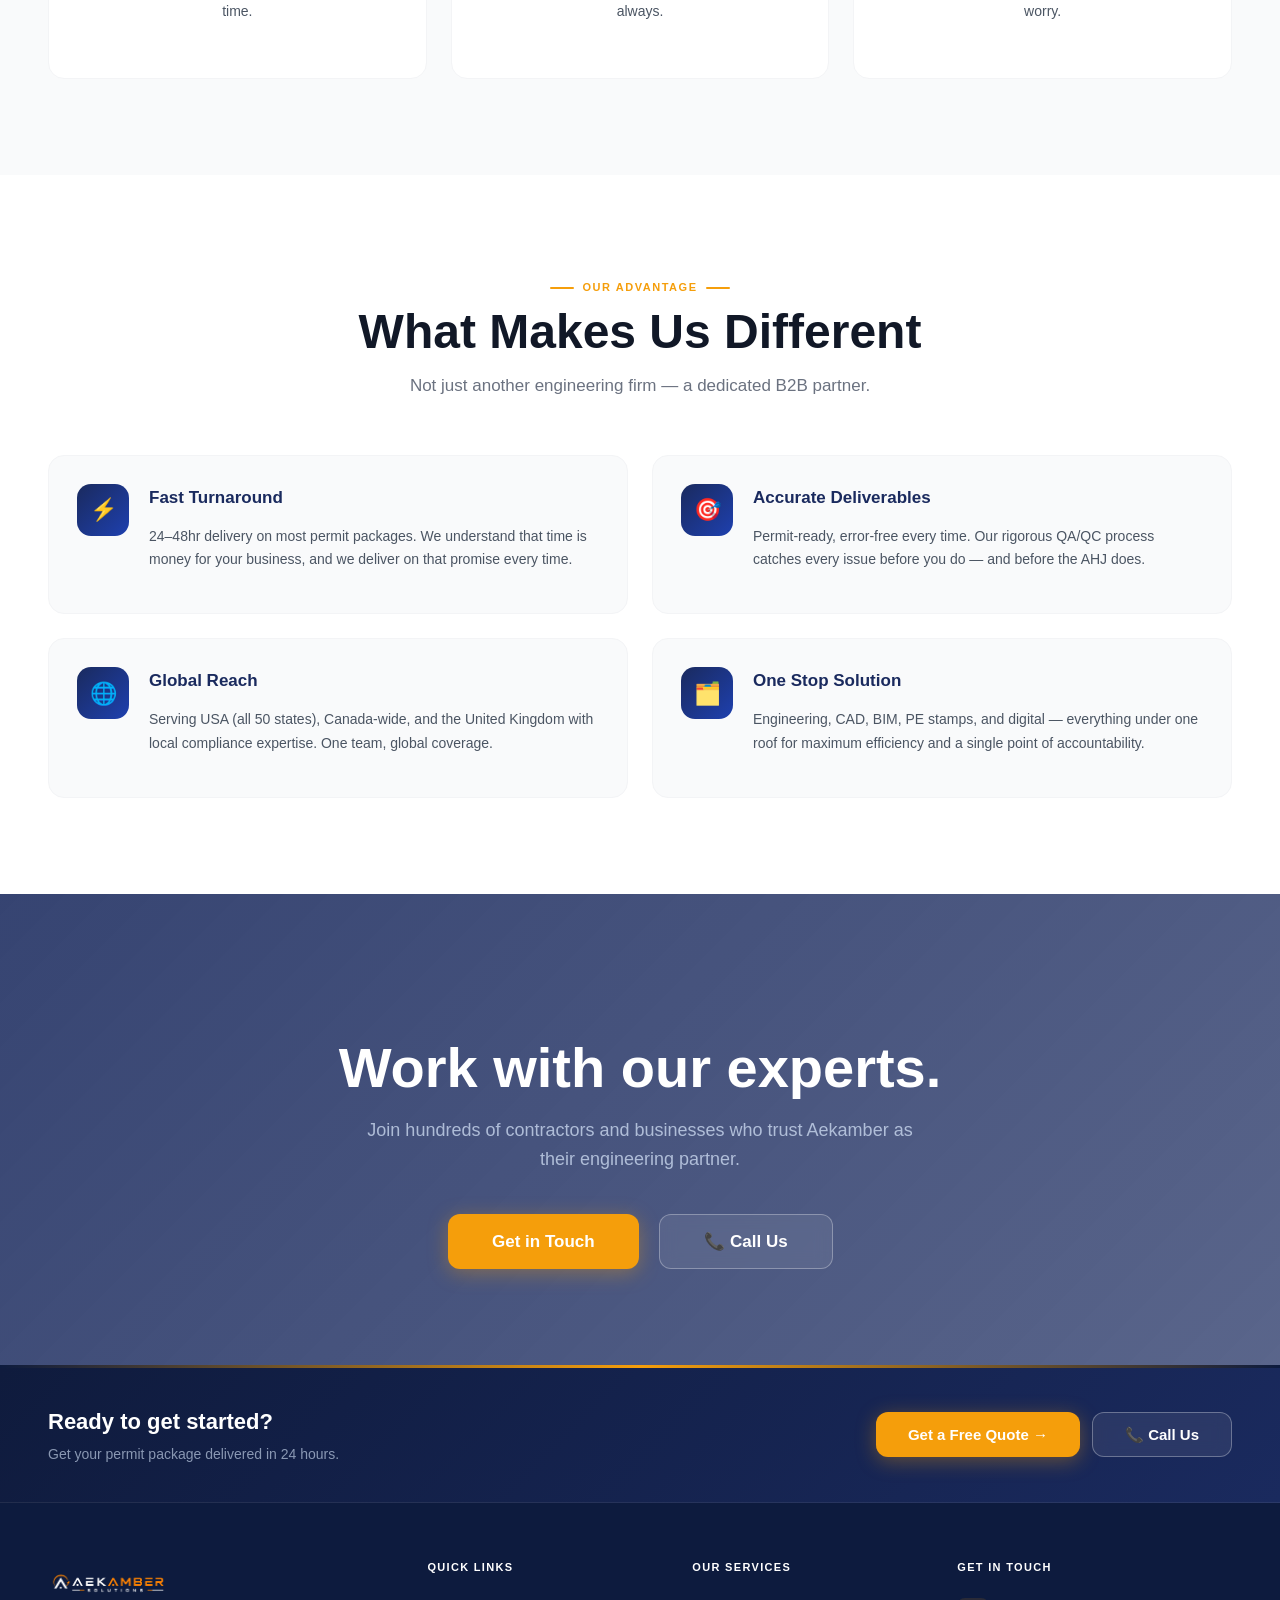
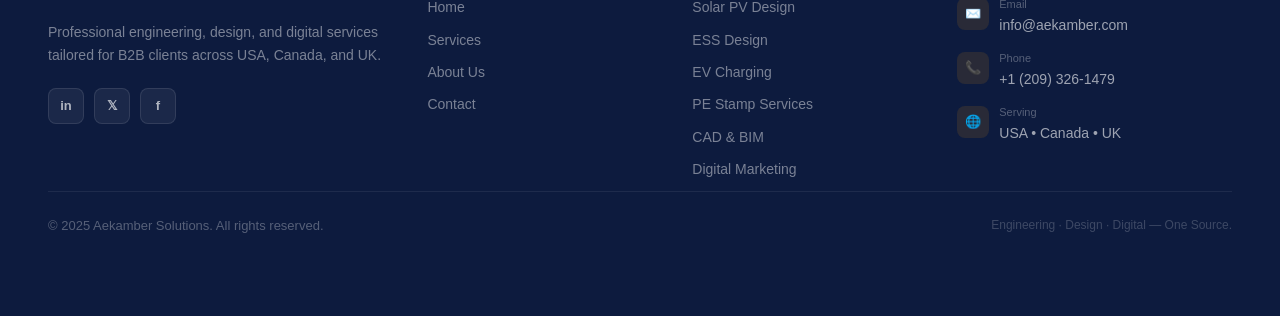
<file: about.html>
<!DOCTYPE html>
<html lang="en">
<head>
  <meta charset="UTF-8">
  <meta name="viewport" content="width=device-width, initial-scale=1.0">
  <title>About — Aekamber Solutions</title>
  <meta name="description" content="Learn about Aekamber Solutions — a professional B2B engineering, design, and digital services firm serving USA, Canada, and UK.">
  <link rel="stylesheet" href="./styles.css?v=3">
</head>
<body class="ak-wrap">

<!-- ═══════════════════════════ NAVBAR ═══════════════════════════ -->
<nav id="ak-navbar" class="ak-navbar">
  <div class="ak-container ak-navbar-inner">
    <a href="index.html" class="ak-logo-link">
      <img src="images/logo-white.png"  alt="Aekamber Solutions" class="ak-logo-img logo-light">
      <img src="images/logo-inline.png" alt="Aekamber Solutions" class="ak-logo-img logo-dark">
    </a>
    <div class="ak-nav-links">
      <a href="index.html"    class="ak-nav-link">Home</a>
      <a href="services.html" class="ak-nav-link">Services</a>
      <a href="about.html"    class="ak-nav-link active">About</a>
      <a href="contact.html"  class="ak-nav-link">Contact</a>
      <a href="contact.html"  class="ak-btn ak-btn-amber" style="margin-left:12px">Get a Quote</a>
    </div>
    <button class="ak-menu-btn" id="ak-menu-btn" aria-label="Open menu">
      <svg width="22" height="22" viewBox="0 0 24 24" fill="none" stroke="currentColor" stroke-width="2.5" stroke-linecap="round"><line x1="3" y1="6" x2="21" y2="6"/><line x1="3" y1="12" x2="21" y2="12"/><line x1="3" y1="18" x2="21" y2="18"/></svg>
    </button>
  </div>
</nav>
<div class="ak-overlay" id="ak-overlay"></div>
<div class="ak-mobile-menu" id="ak-mobile-menu">
  <div class="ak-mobile-menu-header">
    <img src="images/logo-inline.png" alt="Aekamber Solutions" style="height:40px;width:auto">
    <button class="ak-mobile-close" id="ak-mobile-close">✕</button>
  </div>
  <div class="ak-mobile-nav">
    <a href="index.html"    class="ak-mobile-link">Home</a>
    <a href="services.html" class="ak-mobile-link">Services</a>
    <a href="about.html"    class="ak-mobile-link">About</a>
    <a href="contact.html"  class="ak-mobile-link">Contact</a>
  </div>
  <div class="ak-mobile-footer">
    <a href="contact.html" class="ak-btn ak-btn-amber ak-btn-full">Get a Free Quote</a>
    <a href="tel:+12093261479" class="ak-mobile-phone">📞 +1 (209) 326-1479</a>
  </div>
</div>

<!-- ═══════════════════════════ PAGE BANNER ══════════════════════ -->
<div class="ak-page-banner">
  <div class="ak-container">
    <div class="ak-banner-badge"><span class="ak-badge-dot"></span> Who We Are</div>
    <h1>About Us</h1>
    <p>The silent engine behind successful engineering projects globally.</p>
  </div>
</div>

<!-- ═══════════════════════════ OUR STORY ════════════════════════ -->
<section class="ak-section ak-bg-white ak-grid-bg">
  <div class="ak-container">
    <div class="ak-story-layout">
      <div class="ak-story ak-fade">
        <span class="ak-eyebrow">OUR STORY</span>
        <h2>The silent engine behind successful projects globally.</h2>
        <p>Aekamber Solutions is a professional firm specializing in permit design, engineering, and digital services. We cater exclusively to B2B clients who require reliable, precise, and fast execution.</p>
        <p>Our dedicated team brings together expertise in solar PV, electrical systems, CAD drafting, and digital presence to ensure your business operations never miss a beat. We act as an extension of your own operations.</p>
        <ul class="ak-highlight-list">
          <li>Licensed engineers across all 50 US states</li>
          <li>500+ permit packages delivered</li>
          <li>Zero AHJ-rejected plans from our office</li>
          <li>24-hour standard delivery</li>
          <li>In-house QA/QC on every file</li>
          <li>B2B-focused — no residential sales</li>
        </ul>
      </div>
      <div class="ak-fade">
        <div class="ak-mission-box">
          <div class="ak-mission-lbl">Our Mission</div>
          <div class="ak-mission-quote">"One source.<br>Every solution."</div>
          <p class="ak-mission-desc">Delivering precision engineering at scale — for contractors, developers, and businesses who can't afford delays.</p>
          <div style="display:flex;align-items:center;gap:8px;margin-top:16px">
            <span style="width:8px;height:8px;border-radius:50%;background:#f59e0b;display:inline-block;animation:ak-pulse 2s infinite"></span>
            <span style="color:#f59e0b;font-size:11px;font-weight:700;text-transform:uppercase;letter-spacing:0.1em">B2B Only &nbsp;&middot;&nbsp; No Minimums</span>
          </div>
        </div>
      </div>
    </div>
  </div>
</section>

<!-- ═══════════════════════════ CORE VALUES ══════════════════════ -->
<section class="ak-section ak-bg-gray">
  <div class="ak-container">
    <div class="ak-section-header ak-fade">
      <span class="ak-eyebrow">WHAT DRIVES US</span>
      <h2>Our Core Values</h2>
      <p>The principles that guide every project and every relationship.</p>
    </div>
    <div class="ak-grid-3">
      <div class="ak-value-card ak-fade">
        <div class="ak-value-icon" style="background:linear-gradient(135deg,#2563eb,#1e40af)">🛡️</div>
        <div class="ak-value-title">Precision First</div>
        <p class="ak-value-desc">Every deliverable goes through multi-stage quality control. We don't ship until it's right — every single time.</p>
      </div>
      <div class="ak-value-card ak-fade">
        <div class="ak-value-icon" style="background:linear-gradient(135deg,#f59e0b,#d97706)">👥</div>
        <div class="ak-value-title">Client Partnership</div>
        <p class="ak-value-desc">We function as an extension of your team — not just a vendor. Your deadlines are our deadlines, always.</p>
      </div>
      <div class="ak-value-card ak-fade">
        <div class="ak-value-icon" style="background:linear-gradient(135deg,#059669,#065f46)">📈</div>
        <div class="ak-value-title">Continuous Growth</div>
        <p class="ak-value-desc">We invest in staying current with codes, software, and industry best practices so you don't have to worry.</p>
      </div>
    </div>
  </div>
</section>

<!-- ═══════════════════════════ WHAT MAKES US DIFFERENT ═════════ -->
<section class="ak-section ak-bg-white">
  <div class="ak-container">
    <div class="ak-section-header ak-fade">
      <span class="ak-eyebrow">OUR ADVANTAGE</span>
      <h2>What Makes Us Different</h2>
      <p>Not just another engineering firm — a dedicated B2B partner.</p>
    </div>
    <div class="ak-grid-2">
      <div class="ak-diff-card ak-fade">
        <div class="ak-diff-icon">⚡</div>
        <div><div class="ak-diff-title">Fast Turnaround</div><p class="ak-diff-desc">24–48hr delivery on most permit packages. We understand that time is money for your business, and we deliver on that promise every time.</p></div>
      </div>
      <div class="ak-diff-card ak-fade">
        <div class="ak-diff-icon">🎯</div>
        <div><div class="ak-diff-title">Accurate Deliverables</div><p class="ak-diff-desc">Permit-ready, error-free every time. Our rigorous QA/QC process catches every issue before you do — and before the AHJ does.</p></div>
      </div>
      <div class="ak-diff-card ak-fade">
        <div class="ak-diff-icon">🌐</div>
        <div><div class="ak-diff-title">Global Reach</div><p class="ak-diff-desc">Serving USA (all 50 states), Canada-wide, and the United Kingdom with local compliance expertise. One team, global coverage.</p></div>
      </div>
      <div class="ak-diff-card ak-fade">
        <div class="ak-diff-icon">🗂️</div>
        <div><div class="ak-diff-title">One Stop Solution</div><p class="ak-diff-desc">Engineering, CAD, BIM, PE stamps, and digital — everything under one roof for maximum efficiency and a single point of accountability.</p></div>
      </div>
    </div>
  </div>
</section>

<!-- ═══════════════════════════ CTA ══════════════════════════════ -->
<section class="ak-page-banner" style="padding:96px 0">
  <div class="ak-container">
    <div class="ak-fade" style="text-align:center">
      <h1>Work with our experts.</h1>
      <p style="max-width:560px;margin:16px auto 40px;color:rgba(219,234,254,0.7);font-size:18px">Join hundreds of contractors and businesses who trust Aekamber as their engineering partner.</p>
      <div style="display:flex;flex-wrap:wrap;gap:20px;justify-content:center">
        <a href="contact.html" class="ak-btn ak-btn-amber ak-btn-lg">Get in Touch</a>
        <a href="tel:+12093261479" class="ak-btn ak-btn-outline ak-btn-lg">📞 Call Us</a>
      </div>
    </div>
  </div>
</section>

<!-- ═══════════════════════════ FOOTER ═══════════════════════════ -->
<footer class="ak-footer">
  <div class="ak-footer-border"></div>
  <div class="ak-prefooter"><div class="ak-container"><div class="ak-prefooter-inner">
    <div><h3>Ready to get started?</h3><p>Get your permit package delivered in 24 hours.</p></div>
    <div class="ak-prefooter-btns">
      <a href="contact.html" class="ak-btn ak-btn-amber">Get a Free Quote &rarr;</a>
      <a href="tel:+12093261479" class="ak-btn ak-btn-outline">📞 Call Us</a>
    </div>
  </div></div></div>
  <div class="ak-footer-main"><div class="ak-container">
    <div class="ak-footer-grid">
      <div>
        <img src="images/logo-white.png" alt="Aekamber Solutions" class="ak-footer-logo">
        <p class="ak-footer-brand-text">Professional engineering, design, and digital services tailored for B2B clients across USA, Canada, and UK.</p>
        <div class="ak-social-row"><a href="#" class="ak-social-btn">in</a><a href="#" class="ak-social-btn">𝕏</a><a href="#" class="ak-social-btn">f</a></div>
      </div>
      <div class="ak-footer-col"><h4>Quick Links</h4><ul class="ak-footer-link-list"><li><a href="index.html">Home</a></li><li><a href="services.html">Services</a></li><li><a href="about.html">About Us</a></li><li><a href="contact.html">Contact</a></li></ul></div>
      <div class="ak-footer-col"><h4>Our Services</h4><ul class="ak-footer-link-list"><li><a href="services.html">Solar PV Design</a></li><li><a href="services.html">ESS Design</a></li><li><a href="services.html">EV Charging</a></li><li><a href="services.html">PE Stamp Services</a></li><li><a href="services.html">CAD &amp; BIM</a></li><li><a href="services.html">Digital Marketing</a></li></ul></div>
      <div class="ak-footer-col"><h4>Get in Touch</h4>
        <a href="mailto:info@aekamber.com" class="ak-fc-item"><div class="ak-fc-icon">✉️</div><div><div class="ak-fc-sub">Email</div><div class="ak-fc-val">info@aekamber.com</div></div></a>
        <a href="tel:+12093261479" class="ak-fc-item"><div class="ak-fc-icon">📞</div><div><div class="ak-fc-sub">Phone</div><div class="ak-fc-val">+1 (209) 326-1479</div></div></a>
        <div class="ak-fc-item"><div class="ak-fc-icon">🌐</div><div><div class="ak-fc-sub">Serving</div><div class="ak-fc-val">USA • Canada • UK</div></div></div>
      </div>
    </div>
    <div class="ak-footer-bottom">
      <p>&copy; 2025 Aekamber Solutions. All rights reserved.</p>
      <p style="color:rgba(255,255,255,0.2);font-size:12px">Engineering &middot; Design &middot; Digital &mdash; One Source.</p>
    </div>
  </div></div>
</footer>

<div class="ak-float" id="ak-float"><a href="tel:+12093261479" class="ak-float-btn"><span class="ak-float-phone">📞<span class="ak-float-dot"></span></span><span class="ak-hide-mob">+1 (209) 326-1479</span></a></div>
<script src="./script.js?v=3"></script>
</body>
</html>
</file>
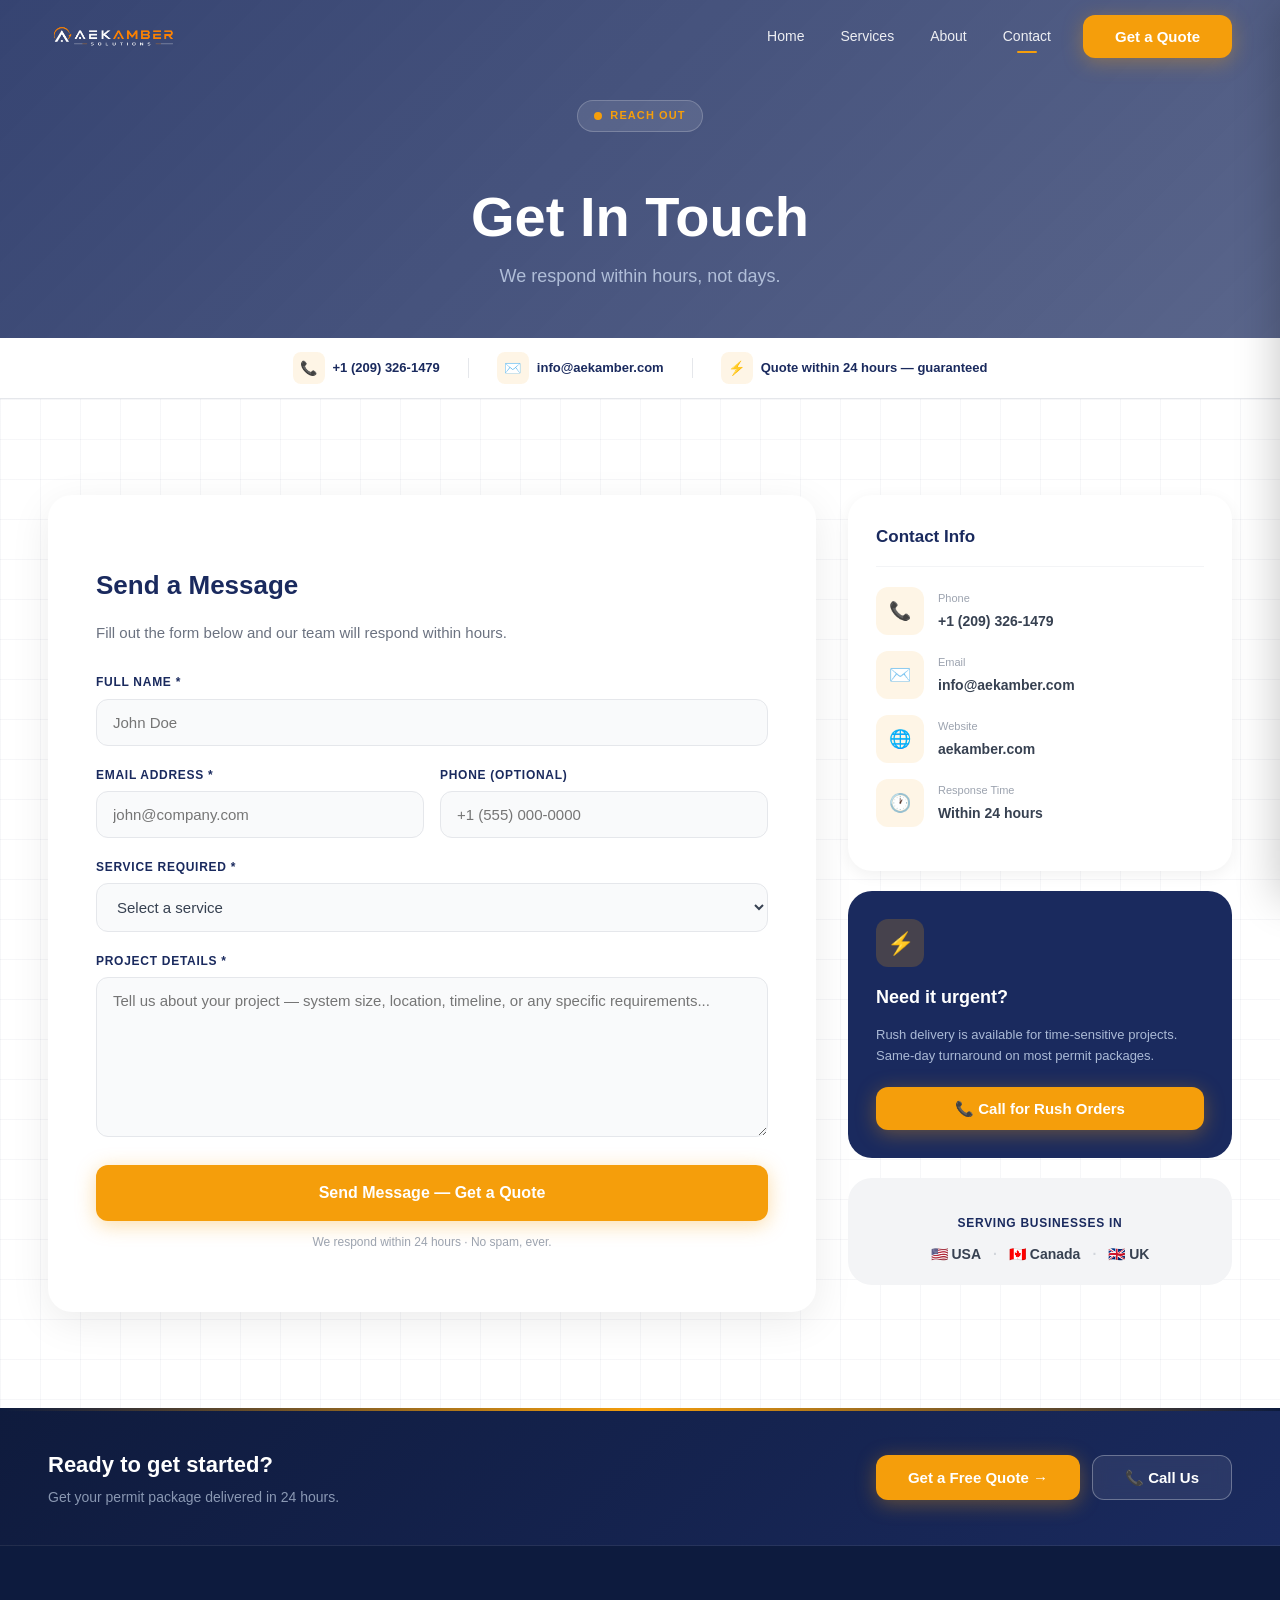
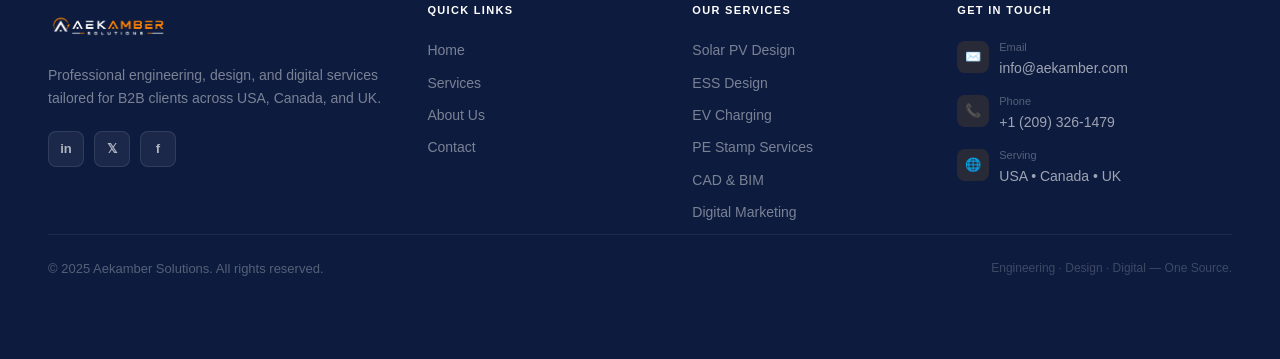
<file: contact.html>
<!DOCTYPE html>
<html lang="en">
<head>
  <meta charset="UTF-8">
  <meta name="viewport" content="width=device-width, initial-scale=1.0">
  <title>Contact — Aekamber Solutions</title>
  <meta name="description" content="Get in touch with Aekamber Solutions. We respond within 24 hours. Call +1 (209) 326-1479 or email info@aekamber.com.">
  <link rel="stylesheet" href="./styles.css?v=3">
</head>
<body class="ak-wrap">

<!-- ═══════════════════════════ NAVBAR ═══════════════════════════ -->
<nav id="ak-navbar" class="ak-navbar">
  <div class="ak-container ak-navbar-inner">
    <a href="index.html" class="ak-logo-link">
      <img src="images/logo-white.png"  alt="Aekamber Solutions" class="ak-logo-img logo-light">
      <img src="images/logo-inline.png" alt="Aekamber Solutions" class="ak-logo-img logo-dark">
    </a>
    <div class="ak-nav-links">
      <a href="index.html"    class="ak-nav-link">Home</a>
      <a href="services.html" class="ak-nav-link">Services</a>
      <a href="about.html"    class="ak-nav-link">About</a>
      <a href="contact.html"  class="ak-nav-link active">Contact</a>
      <a href="contact.html"  class="ak-btn ak-btn-amber" style="margin-left:12px">Get a Quote</a>
    </div>
    <button class="ak-menu-btn" id="ak-menu-btn" aria-label="Open menu">
      <svg width="22" height="22" viewBox="0 0 24 24" fill="none" stroke="currentColor" stroke-width="2.5" stroke-linecap="round"><line x1="3" y1="6" x2="21" y2="6"/><line x1="3" y1="12" x2="21" y2="12"/><line x1="3" y1="18" x2="21" y2="18"/></svg>
    </button>
  </div>
</nav>
<div class="ak-overlay" id="ak-overlay"></div>
<div class="ak-mobile-menu" id="ak-mobile-menu">
  <div class="ak-mobile-menu-header">
    <img src="images/logo-inline.png" alt="Aekamber Solutions" style="height:40px;width:auto">
    <button class="ak-mobile-close" id="ak-mobile-close">✕</button>
  </div>
  <div class="ak-mobile-nav">
    <a href="index.html"    class="ak-mobile-link">Home</a>
    <a href="services.html" class="ak-mobile-link">Services</a>
    <a href="about.html"    class="ak-mobile-link">About</a>
    <a href="contact.html"  class="ak-mobile-link">Contact</a>
  </div>
  <div class="ak-mobile-footer">
    <a href="contact.html" class="ak-btn ak-btn-amber ak-btn-full">Get a Free Quote</a>
    <a href="tel:+12093261479" class="ak-mobile-phone">📞 +1 (209) 326-1479</a>
  </div>
</div>

<!-- ═══════════════════════════ PAGE BANNER ══════════════════════ -->
<div class="ak-page-banner" style="padding-bottom:48px">
  <div class="ak-container">
    <div class="ak-banner-badge"><span class="ak-badge-dot"></span> Reach Out</div>
    <h1>Get In Touch</h1>
    <p>We respond within hours, not days.</p>
  </div>
</div>

<!-- ═══════════════════════════ QUICK BAR ════════════════════════ -->
<div class="ak-quick-bar">
  <div class="ak-container">
    <div class="ak-quick-inner">
      <a href="tel:+12093261479" class="ak-quick-item">
        <div class="ak-quick-icon">📞</div>
        +1 (209) 326-1479
      </a>
      <div class="ak-quick-sep"></div>
      <a href="mailto:info@aekamber.com" class="ak-quick-item">
        <div class="ak-quick-icon">✉️</div>
        info@aekamber.com
      </a>
      <div class="ak-quick-sep"></div>
      <div class="ak-quick-item" style="cursor:default">
        <div class="ak-quick-icon">⚡</div>
        <span class="ak-quick-text">Quote within <strong>24 hours</strong> — guaranteed</span>
      </div>
    </div>
  </div>
</div>

<!-- ═══════════════════════════ CONTACT FORM + SIDEBAR ══════════ -->
<section class="ak-section ak-bg-gray ak-grid-bg">
  <div class="ak-container">
    <div class="ak-contact-wrap">

      <!-- FORM -->
      <div class="ak-fade">
        <div class="ak-form-card">
          <h2 class="ak-form-title">Send a Message</h2>
          <p class="ak-form-sub">Fill out the form below and our team will respond within hours.</p>

          <!-- SUCCESS STATE -->
          <div id="ak-form-success" class="ak-success-box">
            <div style="font-size:64px;margin-bottom:8px">✅</div>
            <h3>Message Sent!</h3>
            <p>Thank you for reaching out. We'll be in touch within 24 hours.</p>
            <button class="ak-btn ak-btn-amber ak-form-reset">Send Another Message</button>
          </div>

          <!-- FORM FIELDS -->
          <div id="ak-form-fields">
            <form id="ak-contact-form" novalidate>
              <div class="ak-field">
                <label class="ak-label" for="ak-name">Full Name *</label>
                <input id="ak-name" class="ak-input" type="text" placeholder="John Doe" required>
              </div>
              <div class="ak-form-row">
                <div class="ak-field">
                  <label class="ak-label" for="ak-email">Email Address *</label>
                  <input id="ak-email" class="ak-input" type="email" placeholder="john@company.com" required>
                </div>
                <div class="ak-field">
                  <label class="ak-label" for="ak-phone">Phone (Optional)</label>
                  <input id="ak-phone" class="ak-input" type="tel" placeholder="+1 (555) 000-0000">
                </div>
              </div>
              <div class="ak-field">
                <label class="ak-label" for="ak-service">Service Required *</label>
                <select id="ak-service" class="ak-select" required>
                  <option value="" disabled selected>Select a service</option>
                  <option value="pv">Solar PV Design &amp; Permitting</option>
                  <option value="ess">ESS Design &amp; Permitting</option>
                  <option value="ev">EV Charging Design &amp; Permitting</option>
                  <option value="pe">PE Stamp Services</option>
                  <option value="cad">CAD Design Services</option>
                  <option value="bim">BIM Services</option>
                  <option value="proposal">Solar Proposal Design</option>
                  <option value="consulting">Engineering Consulting</option>
                  <option value="web">Website Building</option>
                  <option value="marketing">Digital Marketing</option>
                  <option value="other">Other / Not Listed</option>
                </select>
              </div>
              <div class="ak-field">
                <label class="ak-label" for="ak-message">Project Details *</label>
                <textarea id="ak-message" class="ak-textarea" placeholder="Tell us about your project — system size, location, timeline, or any specific requirements..." required></textarea>
              </div>
              <button type="submit" class="ak-btn ak-btn-amber ak-btn-full" style="height:56px;font-size:16px">
                Send Message — Get a Quote
              </button>
              <p class="ak-form-note">We respond within 24 hours · No spam, ever.</p>
            </form>
          </div>
        </div>
      </div>

      <!-- SIDEBAR -->
      <div class="ak-sidebar ak-fade">
        <!-- Contact Info -->
        <div class="ak-info-card">
          <div class="ak-info-title">Contact Info</div>
          <a href="tel:+12093261479" class="ak-info-item">
            <div class="ak-info-icon">📞</div>
            <div><div class="ak-info-sub">Phone</div><div class="ak-info-val">+1 (209) 326-1479</div></div>
          </a>
          <a href="mailto:info@aekamber.com" class="ak-info-item">
            <div class="ak-info-icon">✉️</div>
            <div><div class="ak-info-sub">Email</div><div class="ak-info-val">info@aekamber.com</div></div>
          </a>
          <div class="ak-info-item">
            <div class="ak-info-icon">🌐</div>
            <div><div class="ak-info-sub">Website</div><div class="ak-info-val">aekamber.com</div></div>
          </div>
          <div class="ak-info-item">
            <div class="ak-info-icon">🕐</div>
            <div><div class="ak-info-sub">Response Time</div><div class="ak-info-val">Within 24 hours</div></div>
          </div>
        </div>

        <!-- Rush Card -->
        <div class="ak-rush-card">
          <div class="ak-rush-icon">⚡</div>
          <div class="ak-rush-title">Need it urgent?</div>
          <p class="ak-rush-desc">Rush delivery is available for time-sensitive projects. Same-day turnaround on most permit packages.</p>
          <a href="tel:+12093261479" class="ak-btn ak-btn-amber ak-btn-full">📞 Call for Rush Orders</a>
        </div>

        <!-- Countries -->
        <div class="ak-country-card">
          <h4>Serving businesses in</h4>
          <div class="ak-countries">
            <span>🇺🇸 USA</span>
            <span style="color:#d1d5db">·</span>
            <span>🇨🇦 Canada</span>
            <span style="color:#d1d5db">·</span>
            <span>🇬🇧 UK</span>
          </div>
        </div>
      </div>

    </div>
  </div>
</section>

<!-- ═══════════════════════════ FOOTER ═══════════════════════════ -->
<footer class="ak-footer">
  <div class="ak-footer-border"></div>
  <div class="ak-prefooter"><div class="ak-container"><div class="ak-prefooter-inner">
    <div><h3>Ready to get started?</h3><p>Get your permit package delivered in 24 hours.</p></div>
    <div class="ak-prefooter-btns">
      <a href="contact.html" class="ak-btn ak-btn-amber">Get a Free Quote &rarr;</a>
      <a href="tel:+12093261479" class="ak-btn ak-btn-outline">📞 Call Us</a>
    </div>
  </div></div></div>
  <div class="ak-footer-main"><div class="ak-container">
    <div class="ak-footer-grid">
      <div>
        <img src="images/logo-white.png" alt="Aekamber Solutions" class="ak-footer-logo">
        <p class="ak-footer-brand-text">Professional engineering, design, and digital services tailored for B2B clients across USA, Canada, and UK.</p>
        <div class="ak-social-row"><a href="#" class="ak-social-btn">in</a><a href="#" class="ak-social-btn">𝕏</a><a href="#" class="ak-social-btn">f</a></div>
      </div>
      <div class="ak-footer-col"><h4>Quick Links</h4><ul class="ak-footer-link-list"><li><a href="index.html">Home</a></li><li><a href="services.html">Services</a></li><li><a href="about.html">About Us</a></li><li><a href="contact.html">Contact</a></li></ul></div>
      <div class="ak-footer-col"><h4>Our Services</h4><ul class="ak-footer-link-list"><li><a href="services.html">Solar PV Design</a></li><li><a href="services.html">ESS Design</a></li><li><a href="services.html">EV Charging</a></li><li><a href="services.html">PE Stamp Services</a></li><li><a href="services.html">CAD &amp; BIM</a></li><li><a href="services.html">Digital Marketing</a></li></ul></div>
      <div class="ak-footer-col"><h4>Get in Touch</h4>
        <a href="mailto:info@aekamber.com" class="ak-fc-item"><div class="ak-fc-icon">✉️</div><div><div class="ak-fc-sub">Email</div><div class="ak-fc-val">info@aekamber.com</div></div></a>
        <a href="tel:+12093261479" class="ak-fc-item"><div class="ak-fc-icon">📞</div><div><div class="ak-fc-sub">Phone</div><div class="ak-fc-val">+1 (209) 326-1479</div></div></a>
        <div class="ak-fc-item"><div class="ak-fc-icon">🌐</div><div><div class="ak-fc-sub">Serving</div><div class="ak-fc-val">USA • Canada • UK</div></div></div>
      </div>
    </div>
    <div class="ak-footer-bottom">
      <p>&copy; 2025 Aekamber Solutions. All rights reserved.</p>
      <p style="color:rgba(255,255,255,0.2);font-size:12px">Engineering &middot; Design &middot; Digital &mdash; One Source.</p>
    </div>
  </div></div>
</footer>

<div class="ak-float" id="ak-float"><a href="tel:+12093261479" class="ak-float-btn"><span class="ak-float-phone">📞<span class="ak-float-dot"></span></span><span class="ak-hide-mob">+1 (209) 326-1479</span></a></div>
<script src="./script.js?v=3"></script>
</body>
</html>
</file>
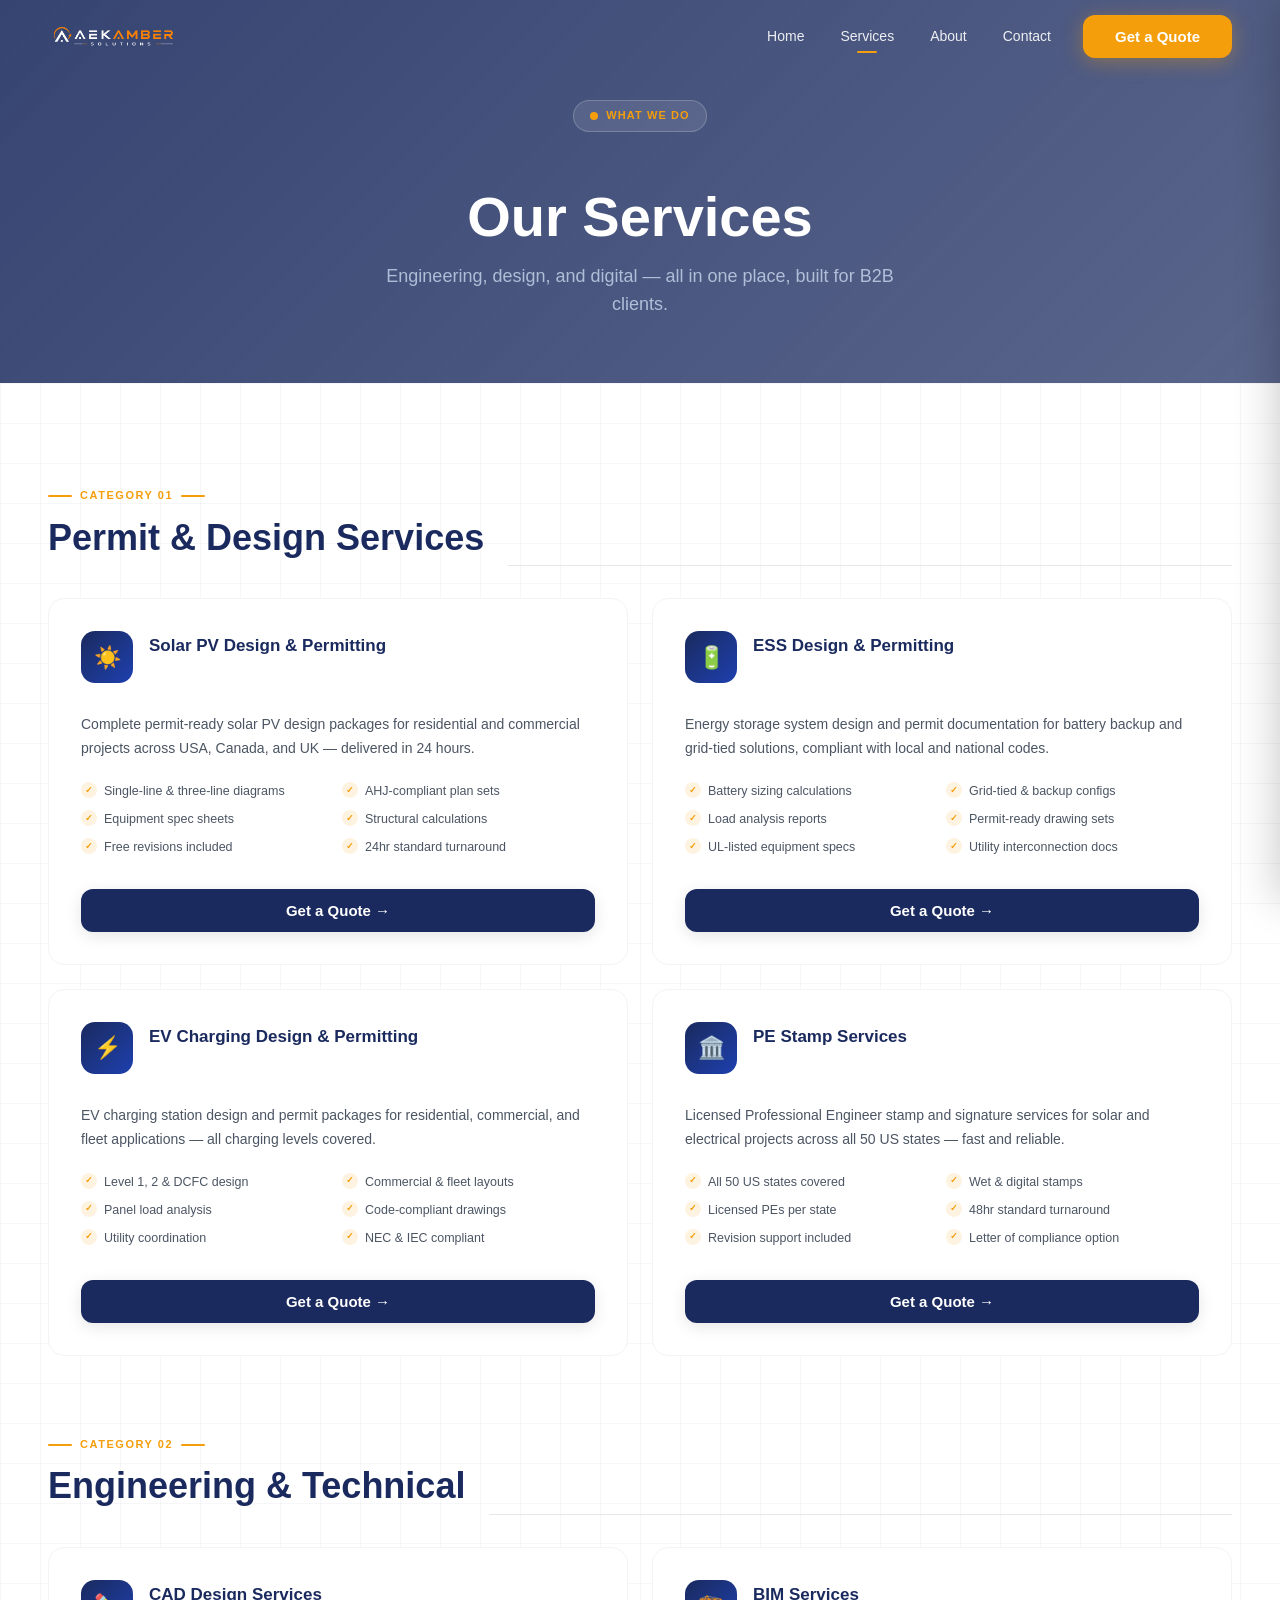
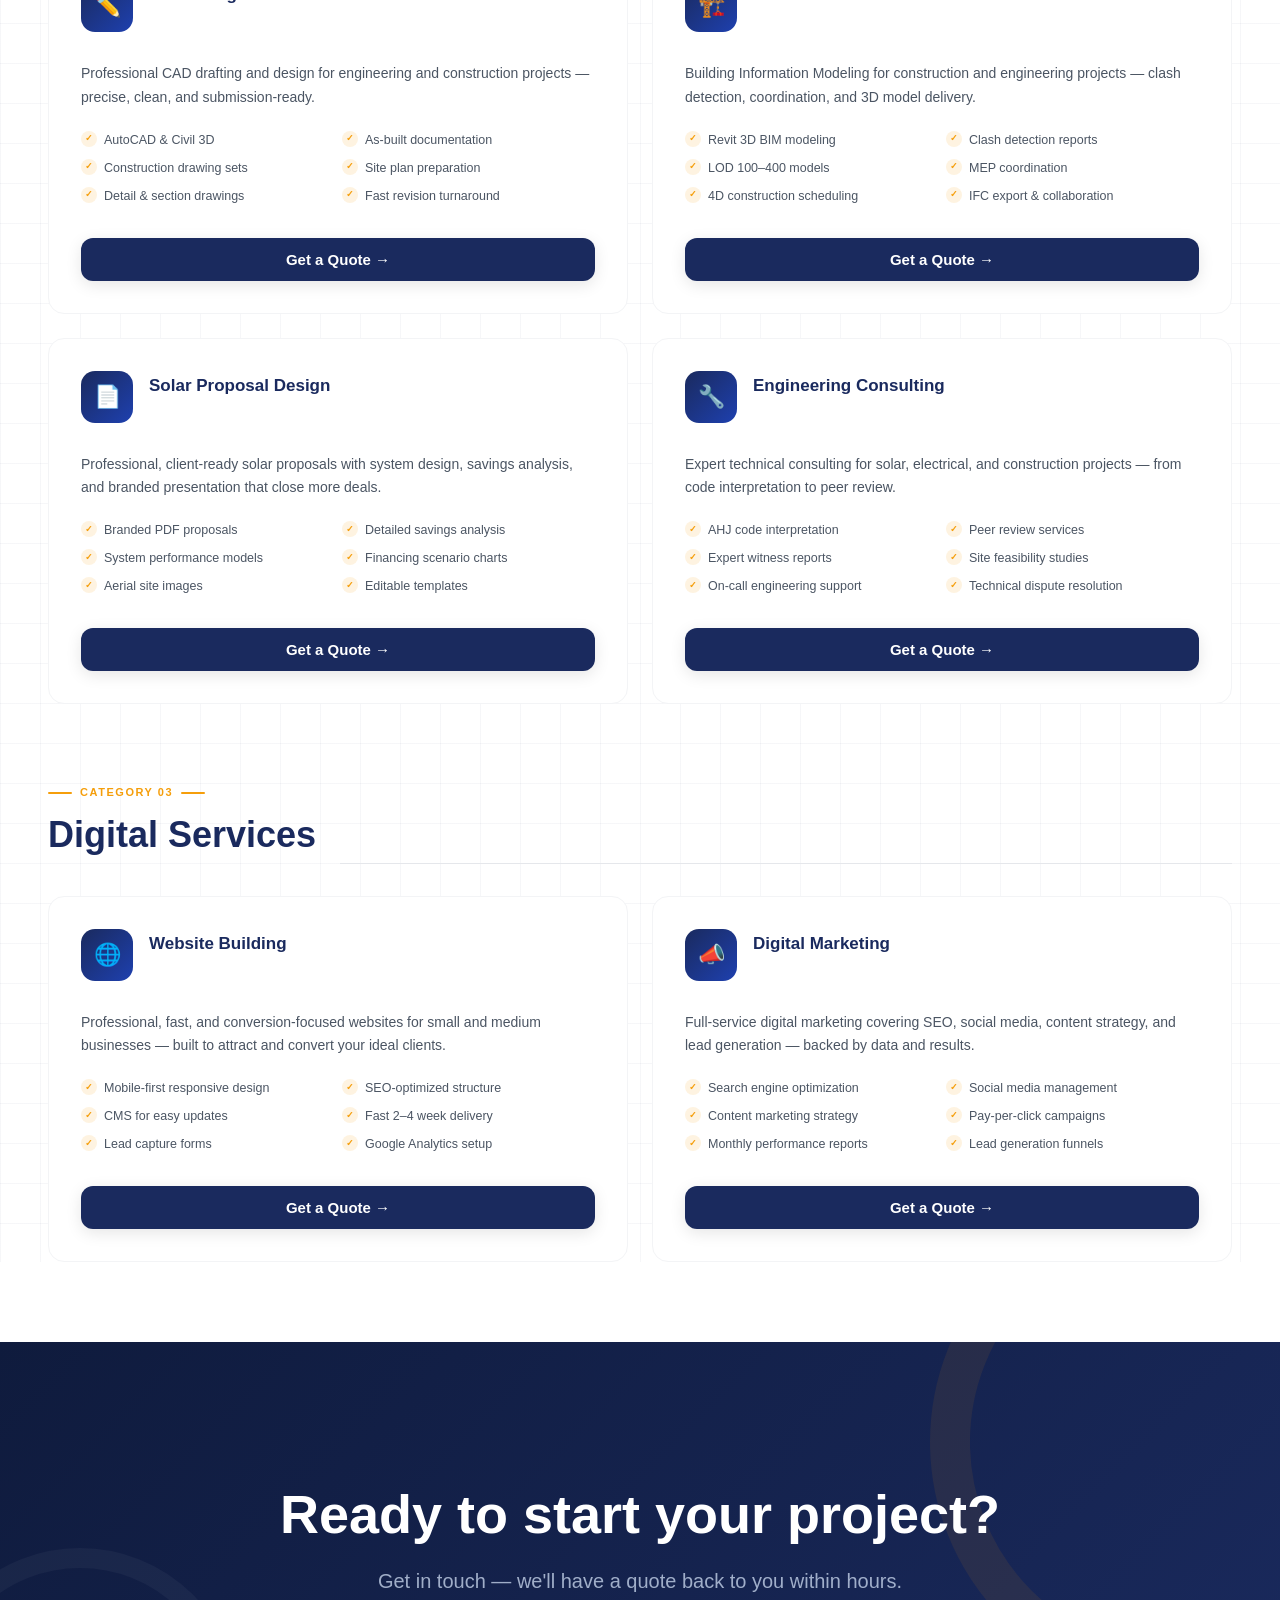
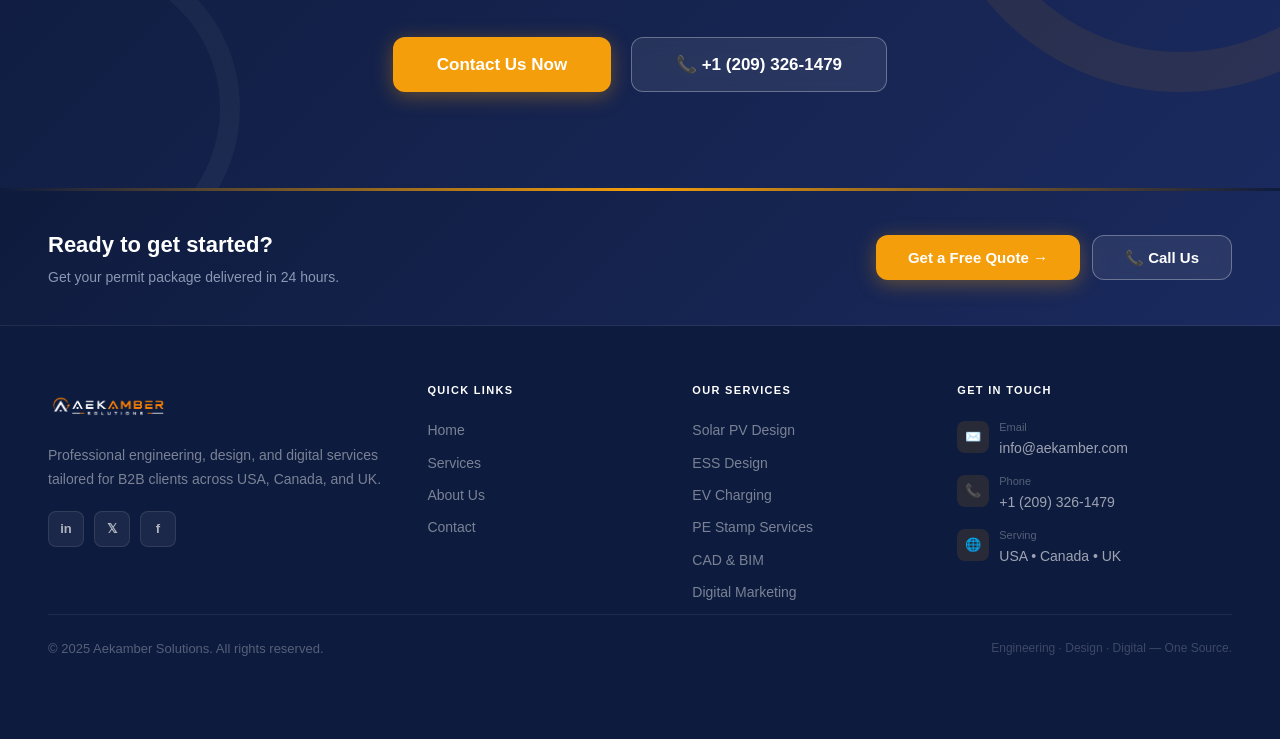
<file: services.html>
<!DOCTYPE html>
<html lang="en">
<head>
  <meta charset="UTF-8">
  <meta name="viewport" content="width=device-width, initial-scale=1.0">
  <title>Services — Aekamber Solutions</title>
  <meta name="description" content="Solar PV, ESS, EV Charging, PE Stamps, CAD, BIM, Engineering Consulting, and Digital Marketing services for B2B clients.">
  <link rel="stylesheet" href="./styles.css?v=3">
</head>
<body class="ak-wrap">

<!-- ═══════════════════════════ NAVBAR ═══════════════════════════ -->
<nav id="ak-navbar" class="ak-navbar">
  <div class="ak-container ak-navbar-inner">
    <a href="index.html" class="ak-logo-link">
      <img src="images/logo-white.png"  alt="Aekamber Solutions" class="ak-logo-img logo-light">
      <img src="images/logo-inline.png" alt="Aekamber Solutions" class="ak-logo-img logo-dark">
    </a>
    <div class="ak-nav-links">
      <a href="index.html"    class="ak-nav-link">Home</a>
      <a href="services.html" class="ak-nav-link active">Services</a>
      <a href="about.html"    class="ak-nav-link">About</a>
      <a href="contact.html"  class="ak-nav-link">Contact</a>
      <a href="contact.html"  class="ak-btn ak-btn-amber" style="margin-left:12px">Get a Quote</a>
    </div>
    <button class="ak-menu-btn" id="ak-menu-btn" aria-label="Open menu">
      <svg width="22" height="22" viewBox="0 0 24 24" fill="none" stroke="currentColor" stroke-width="2.5" stroke-linecap="round"><line x1="3" y1="6" x2="21" y2="6"/><line x1="3" y1="12" x2="21" y2="12"/><line x1="3" y1="18" x2="21" y2="18"/></svg>
    </button>
  </div>
</nav>
<div class="ak-overlay" id="ak-overlay"></div>
<div class="ak-mobile-menu" id="ak-mobile-menu">
  <div class="ak-mobile-menu-header">
    <img src="images/logo-inline.png" alt="Aekamber Solutions" style="height:40px;width:auto">
    <button class="ak-mobile-close" id="ak-mobile-close">✕</button>
  </div>
  <div class="ak-mobile-nav">
    <a href="index.html"    class="ak-mobile-link">Home</a>
    <a href="services.html" class="ak-mobile-link">Services</a>
    <a href="about.html"    class="ak-mobile-link">About</a>
    <a href="contact.html"  class="ak-mobile-link">Contact</a>
  </div>
  <div class="ak-mobile-footer">
    <a href="contact.html" class="ak-btn ak-btn-amber ak-btn-full">Get a Free Quote</a>
    <a href="tel:+12093261479" class="ak-mobile-phone">📞 +1 (209) 326-1479</a>
  </div>
</div>

<!-- ═══════════════════════════ PAGE BANNER ══════════════════════ -->
<div class="ak-page-banner">
  <div class="ak-container">
    <div class="ak-banner-badge"><span class="ak-badge-dot"></span> What We Do</div>
    <h1>Our Services</h1>
    <p>Engineering, design, and digital — all in one place, built for B2B clients.</p>
  </div>
</div>

<!-- ═══════════════════════════ SERVICE SECTIONS ═════════════════ -->
<div class="ak-section ak-grid-bg" style="padding-bottom:0">
  <div class="ak-container">

    <!-- CATEGORY 01 -->
    <div style="margin-bottom:72px">
      <div class="ak-cat-header ak-fade">
        <div class="ak-cat-inner">
          <div class="ak-cat-title-group">
            <div class="ak-eyebrow ak-cat-eyebrow">CATEGORY 01</div>
            <h2>Permit &amp; Design Services</h2>
          </div>
          <div class="ak-cat-line"></div>
        </div>
      </div>
      <div class="ak-grid-2">
        <div class="ak-service-card ak-fade">
          <div class="ak-svc-header"><div class="ak-svc-icon">☀️</div><div class="ak-svc-title">Solar PV Design &amp; Permitting</div></div>
          <p class="ak-svc-desc">Complete permit-ready solar PV design packages for residential and commercial projects across USA, Canada, and UK — delivered in 24 hours.</p>
          <ul class="ak-feature-list"><li>Single-line &amp; three-line diagrams</li><li>AHJ-compliant plan sets</li><li>Equipment spec sheets</li><li>Structural calculations</li><li>Free revisions included</li><li>24hr standard turnaround</li></ul>
          <a href="contact.html" class="ak-btn ak-btn-primary ak-btn-full" style="margin-top:8px">Get a Quote &rarr;</a>
        </div>
        <div class="ak-service-card ak-fade">
          <div class="ak-svc-header"><div class="ak-svc-icon">🔋</div><div class="ak-svc-title">ESS Design &amp; Permitting</div></div>
          <p class="ak-svc-desc">Energy storage system design and permit documentation for battery backup and grid-tied solutions, compliant with local and national codes.</p>
          <ul class="ak-feature-list"><li>Battery sizing calculations</li><li>Grid-tied &amp; backup configs</li><li>Load analysis reports</li><li>Permit-ready drawing sets</li><li>UL-listed equipment specs</li><li>Utility interconnection docs</li></ul>
          <a href="contact.html" class="ak-btn ak-btn-primary ak-btn-full" style="margin-top:8px">Get a Quote &rarr;</a>
        </div>
        <div class="ak-service-card ak-fade">
          <div class="ak-svc-header"><div class="ak-svc-icon">⚡</div><div class="ak-svc-title">EV Charging Design &amp; Permitting</div></div>
          <p class="ak-svc-desc">EV charging station design and permit packages for residential, commercial, and fleet applications — all charging levels covered.</p>
          <ul class="ak-feature-list"><li>Level 1, 2 &amp; DCFC design</li><li>Commercial &amp; fleet layouts</li><li>Panel load analysis</li><li>Code-compliant drawings</li><li>Utility coordination</li><li>NEC &amp; IEC compliant</li></ul>
          <a href="contact.html" class="ak-btn ak-btn-primary ak-btn-full" style="margin-top:8px">Get a Quote &rarr;</a>
        </div>
        <div class="ak-service-card ak-fade">
          <div class="ak-svc-header"><div class="ak-svc-icon">🏛️</div><div class="ak-svc-title">PE Stamp Services</div></div>
          <p class="ak-svc-desc">Licensed Professional Engineer stamp and signature services for solar and electrical projects across all 50 US states — fast and reliable.</p>
          <ul class="ak-feature-list"><li>All 50 US states covered</li><li>Wet &amp; digital stamps</li><li>Licensed PEs per state</li><li>48hr standard turnaround</li><li>Revision support included</li><li>Letter of compliance option</li></ul>
          <a href="contact.html" class="ak-btn ak-btn-primary ak-btn-full" style="margin-top:8px">Get a Quote &rarr;</a>
        </div>
      </div>
    </div>

    <!-- CATEGORY 02 -->
    <div style="margin-bottom:72px">
      <div class="ak-cat-header ak-fade">
        <div class="ak-cat-inner">
          <div class="ak-cat-title-group">
            <div class="ak-eyebrow ak-cat-eyebrow">CATEGORY 02</div>
            <h2>Engineering &amp; Technical</h2>
          </div>
          <div class="ak-cat-line"></div>
        </div>
      </div>
      <div class="ak-grid-2">
        <div class="ak-service-card ak-fade">
          <div class="ak-svc-header"><div class="ak-svc-icon">✏️</div><div class="ak-svc-title">CAD Design Services</div></div>
          <p class="ak-svc-desc">Professional CAD drafting and design for engineering and construction projects — precise, clean, and submission-ready.</p>
          <ul class="ak-feature-list"><li>AutoCAD &amp; Civil 3D</li><li>As-built documentation</li><li>Construction drawing sets</li><li>Site plan preparation</li><li>Detail &amp; section drawings</li><li>Fast revision turnaround</li></ul>
          <a href="contact.html" class="ak-btn ak-btn-primary ak-btn-full" style="margin-top:8px">Get a Quote &rarr;</a>
        </div>
        <div class="ak-service-card ak-fade">
          <div class="ak-svc-header"><div class="ak-svc-icon">🏗️</div><div class="ak-svc-title">BIM Services</div></div>
          <p class="ak-svc-desc">Building Information Modeling for construction and engineering projects — clash detection, coordination, and 3D model delivery.</p>
          <ul class="ak-feature-list"><li>Revit 3D BIM modeling</li><li>Clash detection reports</li><li>LOD 100–400 models</li><li>MEP coordination</li><li>4D construction scheduling</li><li>IFC export &amp; collaboration</li></ul>
          <a href="contact.html" class="ak-btn ak-btn-primary ak-btn-full" style="margin-top:8px">Get a Quote &rarr;</a>
        </div>
        <div class="ak-service-card ak-fade">
          <div class="ak-svc-header"><div class="ak-svc-icon">📄</div><div class="ak-svc-title">Solar Proposal Design</div></div>
          <p class="ak-svc-desc">Professional, client-ready solar proposals with system design, savings analysis, and branded presentation that close more deals.</p>
          <ul class="ak-feature-list"><li>Branded PDF proposals</li><li>Detailed savings analysis</li><li>System performance models</li><li>Financing scenario charts</li><li>Aerial site images</li><li>Editable templates</li></ul>
          <a href="contact.html" class="ak-btn ak-btn-primary ak-btn-full" style="margin-top:8px">Get a Quote &rarr;</a>
        </div>
        <div class="ak-service-card ak-fade">
          <div class="ak-svc-header"><div class="ak-svc-icon">🔧</div><div class="ak-svc-title">Engineering Consulting</div></div>
          <p class="ak-svc-desc">Expert technical consulting for solar, electrical, and construction projects — from code interpretation to peer review.</p>
          <ul class="ak-feature-list"><li>AHJ code interpretation</li><li>Peer review services</li><li>Expert witness reports</li><li>Site feasibility studies</li><li>On-call engineering support</li><li>Technical dispute resolution</li></ul>
          <a href="contact.html" class="ak-btn ak-btn-primary ak-btn-full" style="margin-top:8px">Get a Quote &rarr;</a>
        </div>
      </div>
    </div>

    <!-- CATEGORY 03 -->
    <div style="margin-bottom:80px">
      <div class="ak-cat-header ak-fade">
        <div class="ak-cat-inner">
          <div class="ak-cat-title-group">
            <div class="ak-eyebrow ak-cat-eyebrow">CATEGORY 03</div>
            <h2>Digital Services</h2>
          </div>
          <div class="ak-cat-line"></div>
        </div>
      </div>
      <div class="ak-grid-2">
        <div class="ak-service-card ak-fade">
          <div class="ak-svc-header"><div class="ak-svc-icon">🌐</div><div class="ak-svc-title">Website Building</div></div>
          <p class="ak-svc-desc">Professional, fast, and conversion-focused websites for small and medium businesses — built to attract and convert your ideal clients.</p>
          <ul class="ak-feature-list"><li>Mobile-first responsive design</li><li>SEO-optimized structure</li><li>CMS for easy updates</li><li>Fast 2–4 week delivery</li><li>Lead capture forms</li><li>Google Analytics setup</li></ul>
          <a href="contact.html" class="ak-btn ak-btn-primary ak-btn-full" style="margin-top:8px">Get a Quote &rarr;</a>
        </div>
        <div class="ak-service-card ak-fade">
          <div class="ak-svc-header"><div class="ak-svc-icon">📣</div><div class="ak-svc-title">Digital Marketing</div></div>
          <p class="ak-svc-desc">Full-service digital marketing covering SEO, social media, content strategy, and lead generation — backed by data and results.</p>
          <ul class="ak-feature-list"><li>Search engine optimization</li><li>Social media management</li><li>Content marketing strategy</li><li>Pay-per-click campaigns</li><li>Monthly performance reports</li><li>Lead generation funnels</li></ul>
          <a href="contact.html" class="ak-btn ak-btn-primary ak-btn-full" style="margin-top:8px">Get a Quote &rarr;</a>
        </div>
      </div>
    </div>

  </div>
</div>

<!-- ═══════════════════════════ CTA BANNER ═══════════════════════ -->
<section class="ak-cta-banner">
  <div class="ak-container"><div class="ak-cta-inner ak-fade">
    <h2>Ready to start your project?</h2>
    <p>Get in touch — we'll have a quote back to you within hours.</p>
    <div class="ak-cta-btns">
      <a href="contact.html" class="ak-btn ak-btn-amber ak-btn-lg">Contact Us Now</a>
      <a href="tel:+12093261479" class="ak-btn ak-btn-outline ak-btn-lg">📞 +1 (209) 326-1479</a>
    </div>
  </div></div>
</section>

<!-- ═══════════════════════════ FOOTER ═══════════════════════════ -->
<footer class="ak-footer">
  <div class="ak-footer-border"></div>
  <div class="ak-prefooter"><div class="ak-container"><div class="ak-prefooter-inner">
    <div><h3>Ready to get started?</h3><p>Get your permit package delivered in 24 hours.</p></div>
    <div class="ak-prefooter-btns">
      <a href="contact.html" class="ak-btn ak-btn-amber">Get a Free Quote &rarr;</a>
      <a href="tel:+12093261479" class="ak-btn ak-btn-outline">📞 Call Us</a>
    </div>
  </div></div></div>
  <div class="ak-footer-main"><div class="ak-container">
    <div class="ak-footer-grid">
      <div>
        <img src="images/logo-white.png" alt="Aekamber Solutions" class="ak-footer-logo">
        <p class="ak-footer-brand-text">Professional engineering, design, and digital services tailored for B2B clients across USA, Canada, and UK.</p>
        <div class="ak-social-row"><a href="#" class="ak-social-btn">in</a><a href="#" class="ak-social-btn">𝕏</a><a href="#" class="ak-social-btn">f</a></div>
      </div>
      <div class="ak-footer-col"><h4>Quick Links</h4><ul class="ak-footer-link-list"><li><a href="index.html">Home</a></li><li><a href="services.html">Services</a></li><li><a href="about.html">About Us</a></li><li><a href="contact.html">Contact</a></li></ul></div>
      <div class="ak-footer-col"><h4>Our Services</h4><ul class="ak-footer-link-list"><li><a href="services.html">Solar PV Design</a></li><li><a href="services.html">ESS Design</a></li><li><a href="services.html">EV Charging</a></li><li><a href="services.html">PE Stamp Services</a></li><li><a href="services.html">CAD &amp; BIM</a></li><li><a href="services.html">Digital Marketing</a></li></ul></div>
      <div class="ak-footer-col"><h4>Get in Touch</h4>
        <a href="mailto:info@aekamber.com" class="ak-fc-item"><div class="ak-fc-icon">✉️</div><div><div class="ak-fc-sub">Email</div><div class="ak-fc-val">info@aekamber.com</div></div></a>
        <a href="tel:+12093261479" class="ak-fc-item"><div class="ak-fc-icon">📞</div><div><div class="ak-fc-sub">Phone</div><div class="ak-fc-val">+1 (209) 326-1479</div></div></a>
        <div class="ak-fc-item"><div class="ak-fc-icon">🌐</div><div><div class="ak-fc-sub">Serving</div><div class="ak-fc-val">USA • Canada • UK</div></div></div>
      </div>
    </div>
    <div class="ak-footer-bottom">
      <p>&copy; 2025 Aekamber Solutions. All rights reserved.</p>
      <p style="color:rgba(255,255,255,0.2);font-size:12px">Engineering &middot; Design &middot; Digital &mdash; One Source.</p>
    </div>
  </div></div>
</footer>

<div class="ak-float" id="ak-float"><a href="tel:+12093261479" class="ak-float-btn"><span class="ak-float-phone">📞<span class="ak-float-dot"></span></span><span class="ak-hide-mob">+1 (209) 326-1479</span></a></div>
<script src="./script.js?v=3"></script>
</body>
</html>
</file>
<file: styles.css>
/* GitHub/browser reset fix: removes white border/margin */
* {
  box-sizing: border-box;
}

html,
body {
  margin: 0 !important;
  padding: 0 !important;
  width: 100%;
  min-height: 100%;
  overflow-x: hidden;
  background: #ffffff;
}

body.ak-wrap,
.ak-wrap {
  margin: 0 !important;
  padding: 0 !important;
  display: block;
}
/* End reset fix */

/* ================================================================
   AEKAMBER SOLUTIONS — ODOO STATIC THEME
   Brand: Navy #1a2a5e | Amber #f59e0b | Font: Poppins
   All classes prefixed with .ak- to avoid Odoo conflicts
   ================================================================ */

@import url('https://fonts.googleapis.com/css2?family=Poppins:ital,wght@0,300;0,400;0,500;0,600;0,700;0,800;0,900;1,400&display=swap');

/* ── CSS VARIABLES ─────────────────────────────────────────────── */
:root {
  --ak-primary:      #1a2a5e;
  --ak-primary-dark: #0f1b3d;
  --ak-accent:       #f59e0b;
  --ak-accent-dark:  #d97706;
  --ak-white:        #ffffff;
  --ak-gray-50:      #f9fafb;
  --ak-gray-100:     #f3f4f6;
  --ak-gray-200:     #e5e7eb;
  --ak-gray-300:     #d1d5db;
  --ak-gray-400:     #9ca3af;
  --ak-gray-500:     #6b7280;
  --ak-gray-600:     #4b5563;
  --ak-gray-700:     #374151;
  --ak-gray-900:     #111827;
  --ak-shadow-sm:    0 1px 3px rgba(0,0,0,0.08);
  --ak-shadow-md:    0 4px 16px rgba(0,0,0,0.10);
  --ak-shadow-lg:    0 10px 40px rgba(0,0,0,0.12);
  --ak-shadow-xl:    0 24px 60px rgba(0,0,0,0.16);
  --ak-radius:       16px;
  --ak-radius-sm:    10px;
  --ak-radius-xl:    24px;
  --ak-ease:         cubic-bezier(0.4, 0, 0.2, 1);
  --ak-transition:   all 0.3s cubic-bezier(0.4, 0, 0.2, 1);
  --ak-max-w:        1280px;
}

/* ── RESET ──────────────────────────────────────────────────────── */
.ak-wrap *, .ak-wrap *::before, .ak-wrap *::after { box-sizing: border-box; }
.ak-navbar *, .ak-navbar *::before, .ak-navbar *::after { box-sizing: border-box; }
.ak-footer *, .ak-footer *::before, .ak-footer *::after { box-sizing: border-box; }
html { scroll-behavior: smooth; }

/* ── TYPOGRAPHY ─────────────────────────────────────────────────── */
.ak-wrap, .ak-navbar, .ak-footer, .ak-mobile-menu {
  font-family: 'Poppins', sans-serif;
  -webkit-font-smoothing: antialiased;
  color: var(--ak-gray-700);
  line-height: 1.6;
}

/* ── LAYOUT UTILS ────────────────────────────────────────────────  */
.ak-container {
  max-width: var(--ak-max-w);
  margin: 0 auto;
  padding: 0 24px;
}
@media (min-width: 1024px) { .ak-container { padding: 0 48px; } }

.ak-section { padding: 80px 0; }
@media (min-width: 768px) { .ak-section { padding: 96px 0; } }

.ak-bg-white   { background: #fff; }
.ak-bg-gray    { background: var(--ak-gray-50); }
.ak-bg-dark    { background: var(--ak-primary-dark); }

.ak-text-center { text-align: center; }

.ak-grid-2 { display: grid; grid-template-columns: 1fr; gap: 24px; }
@media (min-width: 768px) { .ak-grid-2 { grid-template-columns: 1fr 1fr; } }

.ak-grid-3 { display: grid; grid-template-columns: 1fr; gap: 24px; }
@media (min-width: 640px)  { .ak-grid-3 { grid-template-columns: 1fr 1fr; } }
@media (min-width: 1024px) { .ak-grid-3 { grid-template-columns: 1fr 1fr 1fr; } }

.ak-grid-4 { display: grid; grid-template-columns: 1fr; gap: 24px; }
@media (min-width: 640px)  { .ak-grid-4 { grid-template-columns: 1fr 1fr; } }
@media (min-width: 1024px) { .ak-grid-4 { grid-template-columns: repeat(4, 1fr); } }

/* ── SECTION HEADER ──────────────────────────────────────────────  */
.ak-section-header { text-align: center; margin-bottom: 56px; }
.ak-section-header h2 {
  font-size: clamp(26px, 4vw, 48px);
  font-weight: 800;
  color: var(--ak-gray-900);
  margin: 8px 0 12px;
  line-height: 1.15;
}
.ak-section-header p {
  color: var(--ak-gray-500);
  font-size: 17px;
  max-width: 560px;
  margin: 0 auto;
}

/* ── EYEBROW ─────────────────────────────────────────────────────  */
.ak-eyebrow {
  display: inline-flex;
  align-items: center;
  gap: 8px;
  font-size: 11px;
  font-weight: 700;
  letter-spacing: 0.14em;
  color: var(--ak-accent);
  text-transform: uppercase;
}
.ak-eyebrow::before, .ak-eyebrow::after {
  content: '';
  display: block;
  height: 2px;
  width: 24px;
  background: var(--ak-accent);
  border-radius: 2px;
}

/* ── GRADIENT TEXT ───────────────────────────────────────────────  */
.ak-gradient-text {
  background: linear-gradient(135deg, var(--ak-accent) 0%, #fbbf24 60%, #f97316 100%);
  -webkit-background-clip: text;
  -webkit-text-fill-color: transparent;
  background-clip: text;
}

/* ── BUTTONS ─────────────────────────────────────────────────────  */
.ak-btn {
  display: inline-flex;
  align-items: center;
  justify-content: center;
  gap: 8px;
  padding: 14px 32px;
  border-radius: 12px;
  font-family: 'Poppins', sans-serif;
  font-size: 15px;
  font-weight: 600;
  text-decoration: none;
  cursor: pointer;
  border: none;
  transition: var(--ak-transition);
  white-space: nowrap;
  line-height: 1;
}
.ak-btn-lg { padding: 18px 44px; font-size: 17px; }

.ak-btn-amber {
  background: var(--ak-accent);
  color: white;
  box-shadow: 0 4px 20px rgba(245,158,11,0.35);
}
.ak-btn-amber:hover {
  background: var(--ak-accent-dark);
  transform: translateY(-2px);
  box-shadow: 0 8px 30px rgba(245,158,11,0.45);
  color: white;
  text-decoration: none;
}
.ak-btn-outline {
  background: rgba(255,255,255,0.08);
  color: white;
  border: 1.5px solid rgba(255,255,255,0.3);
  backdrop-filter: blur(8px);
}
.ak-btn-outline:hover {
  background: rgba(255,255,255,0.18);
  color: white;
  text-decoration: none;
}
.ak-btn-primary {
  background: var(--ak-primary);
  color: white;
  box-shadow: var(--ak-shadow-md);
}
.ak-btn-primary:hover {
  background: var(--ak-primary-dark);
  transform: translateY(-2px);
  box-shadow: var(--ak-shadow-lg);
  color: white;
  text-decoration: none;
}
.ak-btn-ghost {
  background: transparent;
  border: 1.5px solid rgba(26,42,94,0.2);
  color: var(--ak-primary);
}
.ak-btn-ghost:hover {
  background: var(--ak-primary);
  color: white;
  text-decoration: none;
}
.ak-btn-full { width: 100%; justify-content: center; }

/* ── NAVBAR ──────────────────────────────────────────────────────  */
.ak-navbar {
  position: fixed;
  top: 0; left: 0; right: 0;
  z-index: 1000;
  transition: var(--ak-transition);
}
.ak-navbar.scrolled {
  background: rgba(255,255,255,0.97);
  backdrop-filter: blur(12px);
  box-shadow: 0 1px 24px rgba(0,0,0,0.08);
  border-bottom: 1px solid var(--ak-gray-100);
}
.ak-navbar-inner {
  display: flex;
  align-items: center;
  justify-content: space-between;
  height: 72px;
}
.ak-logo-link { display: flex; align-items: center; }
.ak-logo-img { height: 52px; width: auto; transition: var(--ak-transition); }
.ak-logo-img.logo-dark  { display: none; }
.ak-logo-img.logo-light { display: block; }
.ak-navbar.scrolled .ak-logo-img.logo-light { display: none; }
.ak-navbar.scrolled .ak-logo-img.logo-dark  { display: block; }
.ak-nav-links {
  display: none;
  align-items: center;
  gap: 4px;
}
@media (min-width: 768px) { .ak-nav-links { display: flex; } }
.ak-nav-link {
  padding: 8px 16px;
  font-size: 14px;
  font-weight: 500;
  text-decoration: none;
  border-radius: 10px;
  color: rgba(255,255,255,0.9);
  transition: var(--ak-transition);
  position: relative;
}
.ak-navbar.scrolled .ak-nav-link { color: var(--ak-gray-600); }
.ak-nav-link:hover { color: white; background: rgba(255,255,255,0.12); text-decoration: none; }
.ak-navbar.scrolled .ak-nav-link:hover { color: var(--ak-primary); background: var(--ak-gray-50); }
.ak-nav-link.active::after {
  content: '';
  display: block;
  position: absolute;
  bottom: 2px; left: 50%;
  transform: translateX(-50%);
  width: 20px; height: 2px;
  background: var(--ak-accent);
  border-radius: 2px;
}
.ak-menu-btn {
  display: flex;
  align-items: center; justify-content: center;
  width: 42px; height: 42px;
  border: none;
  background: rgba(255,255,255,0.12);
  color: white;
  border-radius: 10px;
  cursor: pointer;
  transition: var(--ak-transition);
}
.ak-navbar.scrolled .ak-menu-btn { background: var(--ak-gray-100); color: var(--ak-gray-700); }
@media (min-width: 768px) { .ak-menu-btn { display: none; } }

/* ── MOBILE MENU ─────────────────────────────────────────────────  */
.ak-overlay {
  display: none;
  position: fixed; inset: 0;
  background: rgba(0,0,0,0.5);
  z-index: 998;
  backdrop-filter: blur(2px);
}
.ak-overlay.open { display: block; }
.ak-mobile-menu {
  display: flex;
  flex-direction: column;
  position: fixed;
  top: 0; right: 0;
  width: 280px;
  height: 100dvh;
  background: white;
  box-shadow: -4px 0 40px rgba(0,0,0,0.2);
  z-index: 999;
  padding: 20px;
  transform: translateX(100%);
  transition: transform 0.3s var(--ak-ease);
  overflow-y: auto;
}
.ak-mobile-menu.open { transform: translateX(0); }
.ak-mobile-menu-header {
  display: flex;
  align-items: center;
  justify-content: space-between;
  padding-bottom: 16px;
  border-bottom: 1px solid var(--ak-gray-100);
  margin-bottom: 16px;
}
.ak-mobile-close {
  width: 36px; height: 36px;
  background: var(--ak-gray-100);
  border: none; border-radius: 8px;
  cursor: pointer; font-size: 16px;
  color: var(--ak-gray-600);
  display: flex; align-items: center; justify-content: center;
}
.ak-mobile-nav { flex: 1; padding: 4px 0; }
.ak-mobile-link {
  display: flex;
  align-items: center;
  justify-content: space-between;
  padding: 14px 16px;
  color: var(--ak-gray-700);
  text-decoration: none;
  font-weight: 500;
  font-size: 15px;
  border-radius: 12px;
  transition: var(--ak-transition);
  margin-bottom: 4px;
}
.ak-mobile-link:hover { background: var(--ak-gray-50); color: var(--ak-primary); text-decoration: none; }
.ak-mobile-link::after { content: '›'; font-size: 20px; color: var(--ak-gray-400); }
.ak-mobile-footer {
  padding-top: 16px;
  border-top: 1px solid var(--ak-gray-100);
}
.ak-mobile-phone {
  display: flex; align-items: center; justify-content: center;
  gap: 6px; margin-top: 12px;
  font-size: 13px; color: var(--ak-gray-500);
  text-decoration: none;
}
.ak-mobile-phone:hover { color: var(--ak-primary); text-decoration: none; }

/* ── HERO ────────────────────────────────────────────────────────  */
.ak-hero {
  min-height: 100dvh;
  display: flex; align-items: center;
  position: relative; overflow: hidden;
  padding: 96px 0 80px;
}
.ak-carousel-slide {
  position: absolute; inset: 0;
  background-size: cover; background-position: center;
  opacity: 0; transition: opacity 1s ease;
}
.ak-carousel-slide.active { opacity: 1; }
.ak-hero-overlay {
  position: absolute; inset: 0;
  background: rgba(26,42,94,0.80);
  pointer-events: none;
}
.ak-hero-gradient {
  position: absolute; inset: 0;
  background: linear-gradient(135deg, rgba(15,27,61,0.6) 0%, transparent 50%, rgba(30,58,138,0.4) 100%);
  pointer-events: none;
}
.ak-hero-content {
  position: relative; z-index: 10;
  max-width: 900px;
}
.ak-hero-badge {
  display: inline-flex; align-items: center; gap: 10px;
  background: rgba(255,255,255,0.1);
  backdrop-filter: blur(8px);
  border: 1px solid rgba(255,255,255,0.2);
  border-radius: 100px;
  padding: 8px 18px;
  color: rgba(255,255,255,0.8);
  font-size: 13px; font-weight: 500;
  margin-bottom: 28px;
}
.ak-badge-dot {
  width: 8px; height: 8px;
  background: var(--ak-accent);
  border-radius: 50%;
  animation: ak-pulse 2s infinite;
}
@keyframes ak-pulse {
  0%, 100% { opacity: 1; transform: scale(1); }
  50%       { opacity: 0.6; transform: scale(1.25); }
}
.ak-hero h1 {
  font-size: clamp(40px, 7vw, 80px);
  font-weight: 800; line-height: 1.05;
  margin: 0 0 20px; color: white;
}
.ak-hero-sub {
  font-size: clamp(16px, 2.5vw, 22px);
  color: rgba(219,234,254,0.8);
  margin-bottom: 36px; max-width: 600px; line-height: 1.65;
}
.ak-hero-btns {
  display: flex; flex-wrap: wrap; gap: 16px;
  margin-bottom: 52px;
}
.ak-hero-stats {
  display: grid; grid-template-columns: repeat(2, 1fr); gap: 20px;
  border-top: 1px solid rgba(255,255,255,0.12);
  padding-top: 28px; max-width: 640px;
}
@media (min-width: 640px) { .ak-hero-stats { grid-template-columns: repeat(4, 1fr); } }
.ak-hero-stat-val {
  font-size: clamp(22px, 3vw, 30px);
  font-weight: 800; color: var(--ak-accent);
}
.ak-hero-stat-lbl {
  font-size: 12px; color: rgba(255,255,255,0.55);
  font-weight: 500; margin-top: 4px;
}
.ak-hero-dots {
  position: absolute;
  bottom: 32px; left: 50%;
  transform: translateX(-50%);
  display: flex; gap: 8px; z-index: 20;
}
.ak-dot {
  width: 8px; height: 8px;
  background: rgba(255,255,255,0.4);
  border-radius: 100px;
  cursor: pointer; border: none; padding: 0;
  transition: var(--ak-transition);
}
.ak-dot.active { background: var(--ak-accent); width: 24px; }

/* ── TRUST STRIP ─────────────────────────────────────────────────  */
.ak-trust-strip {
  background: var(--ak-gray-50);
  border-top: 1px solid var(--ak-gray-200);
  border-bottom: 1px solid var(--ak-gray-200);
  padding: 20px 0; overflow: hidden; position: relative;
}
.ak-trust-track {
  display: flex; width: max-content;
  animation: ak-marquee 35s linear infinite;
}
.ak-trust-track:hover { animation-play-state: paused; }
@keyframes ak-marquee {
  0%   { transform: translateX(0); }
  100% { transform: translateX(-33.333%); }
}
.ak-trust-item {
  display: inline-flex; align-items: center; gap: 12px;
  white-space: nowrap; padding: 0 24px;
  font-size: 12px; font-weight: 700;
  text-transform: uppercase; letter-spacing: 0.1em;
  color: var(--ak-gray-500);
}
.ak-trust-item::after {
  content: ''; width: 6px; height: 6px;
  background: var(--ak-accent);
  border-radius: 50%; opacity: 0.5;
}
.ak-trust-fade {
  position: absolute; top: 0; bottom: 0; width: 64px;
  pointer-events: none; z-index: 10;
}
.ak-trust-fade-l { left: 0; background: linear-gradient(to right, var(--ak-gray-50), transparent); }
.ak-trust-fade-r { right: 0; background: linear-gradient(to left, var(--ak-gray-50), transparent); }

/* ── TABS ────────────────────────────────────────────────────────  */
.ak-tab-list {
  display: flex;
  background: var(--ak-gray-100);
  padding: 6px; border-radius: 16px;
  max-width: 500px; margin: 0 auto 48px;
  gap: 4px;
}
.ak-tab-btn {
  flex: 1; padding: 12px 10px;
  border: none; background: transparent;
  border-radius: 12px;
  font-family: 'Poppins', sans-serif;
  font-size: 13px; font-weight: 600;
  color: var(--ak-gray-600);
  cursor: pointer; transition: var(--ak-transition);
}
.ak-tab-btn.active {
  background: white; color: var(--ak-primary);
  box-shadow: 0 2px 8px rgba(0,0,0,0.08);
}
.ak-tab-panel { display: none; }
.ak-tab-panel.active { display: grid; grid-template-columns: 1fr; gap: 24px; }
@media (min-width: 768px) { .ak-tab-panel.active { grid-template-columns: 1fr 1fr; } }

/* ── SERVICE CARD ────────────────────────────────────────────────  */
.ak-service-card {
  background: white; border-radius: var(--ak-radius);
  border: 1px solid var(--ak-gray-100); padding: 32px;
  transition: var(--ak-transition);
  display: flex; flex-direction: column;
}
.ak-service-card:hover {
  transform: translateY(-5px);
  box-shadow: 0 24px 48px rgba(26,42,94,0.1), 0 0 0 1px rgba(245,158,11,0.2);
  border-color: rgba(245,158,11,0.25);
}
.ak-svc-header { display: flex; align-items: flex-start; gap: 16px; margin-bottom: 16px; }
.ak-svc-icon {
  width: 52px; height: 52px;
  background: linear-gradient(135deg, var(--ak-primary), #1e40af);
  border-radius: 14px;
  display: flex; align-items: center; justify-content: center;
  font-size: 22px; flex-shrink: 0;
  transition: var(--ak-transition);
}
.ak-service-card:hover .ak-svc-icon {
  background: linear-gradient(135deg, var(--ak-accent), #f97316);
}
.ak-svc-title {
  font-size: 17px; font-weight: 700; color: var(--ak-primary);
  line-height: 1.3; margin-top: 4px;
  transition: var(--ak-transition);
}
.ak-service-card:hover .ak-svc-title { color: var(--ak-accent); }
.ak-svc-desc {
  color: var(--ak-gray-600); font-size: 14px;
  line-height: 1.7; margin-bottom: 20px; flex: 1;
}
.ak-feature-list {
  list-style: none; padding: 0; margin: 0 0 24px;
  display: grid; grid-template-columns: 1fr 1fr; gap: 8px;
}
.ak-feature-list li {
  display: flex; align-items: flex-start; gap: 7px;
  font-size: 12.5px; color: var(--ak-gray-600);
}
.ak-feature-list li::before {
  content: '✓';
  display: inline-flex; align-items: center; justify-content: center;
  width: 16px; height: 16px;
  background: rgba(245,158,11,0.12); color: var(--ak-accent);
  border-radius: 50%; font-size: 9px; font-weight: 800;
  flex-shrink: 0; margin-top: 1px;
}
.ak-card-link {
  display: inline-flex; align-items: center; gap: 6px;
  color: var(--ak-primary); font-size: 13px; font-weight: 600;
  text-decoration: none; transition: var(--ak-transition); margin-top: auto;
}
.ak-card-link:hover { color: var(--ak-accent); gap: 10px; text-decoration: none; }

/* ── WHY CHOOSE US ───────────────────────────────────────────────  */
.ak-why-card {
  background: white; border-radius: var(--ak-radius);
  border: 1px solid var(--ak-gray-100); padding: 32px;
  position: relative; overflow: hidden;
  transition: var(--ak-transition);
}
.ak-why-card:hover {
  transform: translateY(-5px);
  box-shadow: var(--ak-shadow-lg);
}
.ak-why-num {
  position: absolute; top: 12px; right: 16px;
  font-size: 56px; font-weight: 900;
  color: rgba(26,42,94,0.04);
  line-height: 1; pointer-events: none;
  transition: var(--ak-transition);
}
.ak-why-card:hover .ak-why-num { color: rgba(26,42,94,0.08); }
.ak-why-icon {
  width: 48px; height: 48px;
  background: rgba(245,158,11,0.1);
  border-radius: 12px; font-size: 22px;
  display: flex; align-items: center; justify-content: center;
  margin-bottom: 16px; transition: var(--ak-transition);
}
.ak-why-card:hover .ak-why-icon { background: var(--ak-accent); }
.ak-why-stat { font-size: 15px; font-weight: 800; color: var(--ak-accent); margin-bottom: 4px; }
.ak-why-title { font-size: 17px; font-weight: 700; color: var(--ak-gray-900); margin-bottom: 8px; }
.ak-why-desc { font-size: 13px; color: var(--ak-gray-600); line-height: 1.65; }

/* ── STATS BAR ───────────────────────────────────────────────────  */
.ak-stats-bar {
  background: var(--ak-primary-dark);
  padding: 80px 0; position: relative; overflow: hidden;
  border-top: 4px solid var(--ak-accent);
}
.ak-stats-bar::before {
  content: ''; position: absolute; inset: 0;
  background: repeating-linear-gradient(45deg, transparent, transparent 10px, rgba(255,255,255,0.02) 10px, rgba(255,255,255,0.02) 20px);
}
.ak-stat-item { text-align: center; position: relative; z-index: 10; }
.ak-stat-number {
  font-size: clamp(38px, 5vw, 60px);
  font-weight: 900;
  background: linear-gradient(135deg, var(--ak-accent) 0%, #fbbf24 60%, #f97316 100%);
  -webkit-background-clip: text; -webkit-text-fill-color: transparent;
  background-clip: text; display: block; margin-bottom: 8px;
}
.ak-stat-divider {
  width: 40px; height: 2px; background: var(--ak-accent);
  border-radius: 2px; margin: 0 auto 12px;
}
.ak-stat-label {
  color: rgba(255,255,255,0.65); font-size: 11px;
  font-weight: 700; text-transform: uppercase; letter-spacing: 0.12em;
}

/* ── TESTIMONIALS ────────────────────────────────────────────────  */
.ak-t-card {
  background: white; border-radius: var(--ak-radius);
  border: 1px solid var(--ak-gray-100); padding: 32px;
  position: relative; overflow: hidden;
  transition: var(--ak-transition);
  display: flex; flex-direction: column;
}
.ak-t-card::before {
  content: ''; position: absolute;
  top: 0; left: 0; right: 0; height: 3px;
  background: linear-gradient(to right, var(--ak-accent), #fbbf24);
  opacity: 0; transition: var(--ak-transition);
}
.ak-t-card:hover { transform: translateY(-5px); box-shadow: var(--ak-shadow-lg); }
.ak-t-card:hover::before { opacity: 1; }
.ak-stars { display: flex; gap: 4px; margin-bottom: 20px; }
.ak-star { color: var(--ak-accent); font-size: 16px; }
.ak-t-quote {
  color: var(--ak-gray-700); font-size: 14.5px; line-height: 1.75;
  font-style: italic; flex: 1; margin-bottom: 24px;
}
.ak-t-author { display: flex; align-items: center; gap: 12px; }
.ak-t-avatar {
  width: 48px; height: 48px; border-radius: 50%;
  display: flex; align-items: center; justify-content: center;
  font-size: 18px; font-weight: 700; color: white; flex-shrink: 0;
}
.ak-t-name { font-weight: 700; color: var(--ak-gray-900); font-size: 15px; }
.ak-t-role { font-size: 12.5px; color: var(--ak-gray-500); margin-top: 2px; }

/* ── HOW IT WORKS ────────────────────────────────────────────────  */
.ak-steps {
  display: grid; grid-template-columns: 1fr; gap: 24px;
  max-width: 960px; margin: 0 auto;
}
@media (min-width: 768px) { .ak-steps { grid-template-columns: repeat(3, 1fr); } }
.ak-step {
  text-align: center; background: white;
  border-radius: var(--ak-radius); padding: 40px 28px;
  border: 1px solid var(--ak-gray-100); transition: var(--ak-transition);
}
.ak-step:hover { transform: translateY(-5px); box-shadow: var(--ak-shadow-lg); }
.ak-step-num {
  width: 64px; height: 64px;
  background: white; border: 4px solid rgba(245,158,11,0.2);
  border-radius: 16px;
  display: flex; align-items: center; justify-content: center;
  font-size: 26px; font-weight: 900; color: var(--ak-primary);
  margin: 0 auto 16px;
  transition: var(--ak-transition);
  box-shadow: 0 4px 20px rgba(26,42,94,0.1);
}
.ak-step:hover .ak-step-num { background: var(--ak-accent); border-color: var(--ak-accent); color: white; }
.ak-step-emoji { font-size: 28px; margin-bottom: 12px; }
.ak-step-title { font-size: 18px; font-weight: 700; color: var(--ak-gray-900); margin-bottom: 8px; }
.ak-step-desc  { font-size: 13px; color: var(--ak-gray-600); line-height: 1.7; }

/* ── FAQ ─────────────────────────────────────────────────────────  */
.ak-faq-list { max-width: 800px; margin: 0 auto; }
.ak-faq-item {
  border: 1px solid var(--ak-gray-200); border-radius: var(--ak-radius);
  overflow: hidden; margin-bottom: 12px; transition: var(--ak-transition);
}
.ak-faq-item.open {
  border-color: rgba(245,158,11,0.35);
  box-shadow: 0 4px 20px rgba(26,42,94,0.06);
}
.ak-faq-q {
  padding: 20px 24px; font-weight: 600; font-size: 15px;
  color: var(--ak-gray-900); cursor: pointer;
  display: flex; align-items: center; justify-content: space-between; gap: 12px;
  transition: var(--ak-transition); user-select: none;
}
.ak-faq-q:hover, .ak-faq-item.open .ak-faq-q { color: var(--ak-accent); }
.ak-faq-icon {
  width: 28px; height: 28px;
  border-radius: 7px; background: var(--ak-gray-100);
  display: flex; align-items: center; justify-content: center;
  font-size: 20px; font-weight: 700; color: var(--ak-gray-500);
  flex-shrink: 0; transition: var(--ak-transition); line-height: 1;
}
.ak-faq-item.open .ak-faq-icon { background: var(--ak-accent); color: white; transform: rotate(45deg); }
.ak-faq-a {
  display: none; padding: 0 24px 20px;
  font-size: 15px; color: var(--ak-gray-600); line-height: 1.75;
}
.ak-faq-item.open .ak-faq-a { display: block; }

/* ── CTA BANNER ──────────────────────────────────────────────────  */
.ak-cta-banner {
  background: linear-gradient(135deg, var(--ak-primary-dark), var(--ak-primary));
  padding: 96px 0; position: relative; overflow: hidden;
}
.ak-cta-banner::before {
  content: ''; position: absolute; top: 0; right: 0;
  width: 500px; height: 500px;
  border: 40px solid rgba(245,158,11,0.08);
  border-radius: 50%; transform: translate(30%, -30%);
}
.ak-cta-banner::after {
  content: ''; position: absolute; bottom: 0; left: 0;
  width: 320px; height: 320px;
  border: 20px solid rgba(255,255,255,0.04);
  border-radius: 50%; transform: translate(-25%, 25%);
}
.ak-cta-inner { text-align: center; position: relative; z-index: 10; }
.ak-cta-banner h2 {
  font-size: clamp(26px, 4.5vw, 54px);
  font-weight: 800; color: white; margin-bottom: 16px; line-height: 1.15;
}
.ak-cta-banner p {
  font-size: clamp(16px, 2vw, 20px);
  color: rgba(219,234,254,0.7); margin-bottom: 40px;
}
.ak-cta-btns {
  display: flex; flex-wrap: wrap;
  justify-content: center; gap: 20px;
}

/* ── PAGE BANNER ─────────────────────────────────────────────────  */
.ak-page-banner {
  padding: 100px 0 64px; text-align: center;
  background: linear-gradient(135deg, rgba(26,42,94,0.88), rgba(26,42,94,0.72)),
    url('https://images.unsplash.com/photo-1508514177221-188b1cf16e9d?auto=format&fit=crop&w=1920&q=80') center/cover no-repeat;
}
.ak-banner-badge {
  display: inline-flex; align-items: center; gap: 8px;
  background: rgba(255,255,255,0.1);
  border: 1px solid rgba(255,255,255,0.2);
  border-radius: 100px; padding: 6px 16px;
  color: var(--ak-accent); font-size: 11px;
  font-weight: 700; text-transform: uppercase; letter-spacing: 0.1em;
  margin-bottom: 16px;
}
.ak-page-banner h1 {
  font-size: clamp(30px, 5vw, 56px);
  font-weight: 800; color: white; margin-bottom: 12px; line-height: 1.15;
}
.ak-page-banner p { color: rgba(219,234,254,0.7); font-size: 18px; max-width: 560px; margin: 0 auto; }

/* ── QUICK BAR ───────────────────────────────────────────────────  */
.ak-quick-bar {
  background: white;
  border-bottom: 1px solid var(--ak-gray-200);
  padding: 14px 0;
}
.ak-quick-inner {
  display: flex; flex-direction: column;
  align-items: center; gap: 12px;
}
@media (min-width: 640px) {
  .ak-quick-inner { flex-direction: row; justify-content: center; gap: 28px; }
}
.ak-quick-item {
  display: flex; align-items: center; gap: 8px;
  font-size: 13px; font-weight: 600; color: var(--ak-primary);
  text-decoration: none; transition: var(--ak-transition);
}
.ak-quick-item:hover { color: var(--ak-accent); text-decoration: none; }
.ak-quick-icon {
  width: 32px; height: 32px; border-radius: 8px;
  background: rgba(245,158,11,0.1);
  display: flex; align-items: center; justify-content: center;
  font-size: 14px; transition: var(--ak-transition);
}
.ak-quick-item:hover .ak-quick-icon { background: var(--ak-accent); }
.ak-quick-sep {
  width: 1px; height: 20px; background: var(--ak-gray-200);
  display: none;
}
@media (min-width: 640px) { .ak-quick-sep { display: block; } }
.ak-quick-text strong { color: var(--ak-primary); }

/* ── CONTACT FORM ────────────────────────────────────────────────  */
.ak-contact-wrap {
  display: grid; grid-template-columns: 1fr; gap: 32px;
}
@media (min-width: 1024px) { .ak-contact-wrap { grid-template-columns: 2fr 1fr; } }
.ak-form-card {
  background: white; border-radius: var(--ak-radius-xl);
  padding: 40px; box-shadow: 0 10px 40px rgba(0,0,0,0.08);
}
@media (min-width: 640px) { .ak-form-card { padding: 48px; } }
.ak-form-title { font-size: 26px; font-weight: 800; color: var(--ak-primary); margin-bottom: 6px; }
.ak-form-sub { color: var(--ak-gray-500); font-size: 15px; margin-bottom: 28px; }
.ak-field { margin-bottom: 20px; }
.ak-label {
  display: block; font-size: 12px; font-weight: 700;
  color: var(--ak-primary); margin-bottom: 6px;
  text-transform: uppercase; letter-spacing: 0.06em;
}
.ak-input, .ak-textarea, .ak-select {
  width: 100%; padding: 14px 16px;
  border: 1.5px solid var(--ak-gray-200); border-radius: 12px;
  font-family: 'Poppins', sans-serif; font-size: 15px;
  color: var(--ak-gray-700); background: var(--ak-gray-50);
  transition: var(--ak-transition); outline: none;
}
.ak-input:focus, .ak-textarea:focus, .ak-select:focus {
  background: white; border-color: var(--ak-accent);
  box-shadow: 0 0 0 3px rgba(245,158,11,0.12);
}
.ak-textarea { min-height: 160px; resize: vertical; }
.ak-form-row { display: grid; grid-template-columns: 1fr; gap: 16px; }
@media (min-width: 640px) { .ak-form-row { grid-template-columns: 1fr 1fr; } }
.ak-form-note { text-align: center; font-size: 12px; color: var(--ak-gray-400); margin-top: 12px; }
.ak-success-box {
  display: none; text-align: center;
  padding: 56px 24px;
  background: var(--ak-gray-50); border-radius: 16px;
  border: 1px solid var(--ak-gray-100);
}
.ak-success-box.show { display: block; }
.ak-success-box h3 { font-size: 24px; font-weight: 800; color: var(--ak-gray-900); margin: 16px 0 8px; }
.ak-success-box p { color: var(--ak-gray-600); margin-bottom: 24px; }

/* ── SIDEBAR ─────────────────────────────────────────────────────  */
.ak-sidebar { display: flex; flex-direction: column; gap: 20px; }
.ak-info-card {
  background: white; border-radius: var(--ak-radius-xl);
  padding: 28px; box-shadow: 0 4px 16px rgba(0,0,0,0.06);
}
.ak-info-title {
  font-size: 17px; font-weight: 700; color: var(--ak-primary);
  padding-bottom: 16px;
  border-bottom: 1px solid var(--ak-gray-100); margin-bottom: 20px;
}
.ak-info-item {
  display: flex; align-items: center; gap: 14px;
  margin-bottom: 16px; text-decoration: none; color: inherit;
}
.ak-info-icon {
  width: 48px; height: 48px; border-radius: 12px;
  background: rgba(245,158,11,0.1);
  display: flex; align-items: center; justify-content: center;
  font-size: 18px; flex-shrink: 0; transition: var(--ak-transition);
}
.ak-info-item:hover .ak-info-icon { background: var(--ak-accent); }
.ak-info-sub { font-size: 11px; color: var(--ak-gray-400); font-weight: 500; margin-bottom: 2px; }
.ak-info-val {
  font-size: 14px; font-weight: 600; color: var(--ak-gray-800);
  transition: var(--ak-transition);
}
.ak-info-item:hover .ak-info-val { color: var(--ak-accent); }
.ak-rush-card {
  background: var(--ak-primary); border-radius: var(--ak-radius-xl);
  padding: 28px; color: white;
}
.ak-rush-icon {
  width: 48px; height: 48px;
  background: rgba(245,158,11,0.2); border-radius: 12px;
  display: flex; align-items: center; justify-content: center;
  font-size: 22px; margin-bottom: 16px;
}
.ak-rush-title { font-size: 18px; font-weight: 700; margin-bottom: 8px; }
.ak-rush-desc { font-size: 13px; color: rgba(219,234,254,0.75); line-height: 1.6; margin-bottom: 20px; }
.ak-country-card {
  background: var(--ak-gray-100); border-radius: var(--ak-radius-xl);
  padding: 20px; text-align: center;
}
.ak-country-card h4 {
  font-size: 12px; font-weight: 700; color: var(--ak-primary);
  margin-bottom: 10px; text-transform: uppercase; letter-spacing: 0.06em;
}
.ak-countries {
  display: flex; align-items: center; justify-content: center;
  gap: 12px; font-size: 14px; font-weight: 600; color: var(--ak-gray-700);
}

/* ── ABOUT PAGE ──────────────────────────────────────────────────  */
.ak-story-layout {
  display: grid; grid-template-columns: 1fr; gap: 48px; align-items: center;
}
@media (min-width: 1024px) { .ak-story-layout { grid-template-columns: 1fr 1fr; gap: 64px; } }
.ak-story h2 {
  font-size: clamp(26px, 4vw, 44px); font-weight: 800;
  color: var(--ak-gray-900); margin: 12px 0 20px; line-height: 1.15;
}
.ak-story p { color: var(--ak-gray-600); font-size: 17px; line-height: 1.75; margin-bottom: 14px; }
.ak-highlight-list {
  list-style: none; padding: 0; margin: 20px 0 0;
  display: grid; grid-template-columns: 1fr 1fr; gap: 10px;
}
.ak-highlight-list li {
  display: flex; align-items: flex-start; gap: 8px;
  font-size: 13px; font-weight: 500; color: var(--ak-gray-700);
}
.ak-highlight-list li::before {
  content: '✓';
  display: inline-flex; align-items: center; justify-content: center;
  width: 18px; height: 18px;
  background: rgba(245,158,11,0.12); color: var(--ak-accent);
  border-radius: 50%; font-size: 10px; font-weight: 800;
  flex-shrink: 0; margin-top: 1px;
}
.ak-mission-box {
  background: var(--ak-primary); border-radius: 20px;
  padding: 48px; color: white; position: relative;
}
.ak-mission-box::after {
  content: ''; position: absolute; inset: 0;
  background: var(--ak-accent); border-radius: 20px;
  z-index: -1; transform: translate(12px, 12px); opacity: 0.8;
}
.ak-mission-lbl {
  font-size: 12px; font-weight: 700; color: var(--ak-accent);
  text-transform: uppercase; letter-spacing: 0.1em; margin-bottom: 20px;
}
.ak-mission-quote {
  font-size: clamp(26px, 4vw, 40px); font-style: italic;
  line-height: 1.3; margin-bottom: 28px; color: white; font-weight: 400;
}
.ak-mission-desc {
  color: rgba(219,234,254,0.75); font-size: 16px; line-height: 1.7;
  border-top: 1px solid rgba(255,255,255,0.15); padding-top: 20px;
}
.ak-value-card {
  background: white; border-radius: var(--ak-radius);
  border: 1px solid var(--ak-gray-100); padding: 40px 28px;
  text-align: center; transition: var(--ak-transition);
}
.ak-value-card:hover { transform: translateY(-6px); box-shadow: var(--ak-shadow-lg); }
.ak-value-icon {
  width: 64px; height: 64px; border-radius: 18px;
  display: flex; align-items: center; justify-content: center;
  font-size: 28px; margin: 0 auto 20px;
  box-shadow: 0 8px 24px rgba(0,0,0,0.15);
  transition: var(--ak-transition);
}
.ak-value-card:hover .ak-value-icon { transform: scale(1.1); }
.ak-value-title { font-size: 18px; font-weight: 700; color: var(--ak-gray-900); margin-bottom: 10px; }
.ak-value-desc { font-size: 14px; color: var(--ak-gray-600); line-height: 1.7; }
.ak-diff-card {
  background: var(--ak-gray-50); border-radius: var(--ak-radius);
  border: 1px solid var(--ak-gray-100); padding: 28px;
  display: flex; gap: 20px; align-items: flex-start;
  transition: var(--ak-transition);
}
.ak-diff-card:hover { transform: translateY(-4px); box-shadow: var(--ak-shadow-md); }
.ak-diff-icon {
  width: 52px; height: 52px;
  background: linear-gradient(135deg, var(--ak-primary), #1e40af);
  border-radius: 14px; font-size: 22px; flex-shrink: 0;
  display: flex; align-items: center; justify-content: center;
  transition: var(--ak-transition);
}
.ak-diff-card:hover .ak-diff-icon { background: linear-gradient(135deg, var(--ak-accent), #f97316); }
.ak-diff-title { font-size: 17px; font-weight: 700; color: var(--ak-primary); margin-bottom: 6px; }
.ak-diff-desc { font-size: 14px; color: var(--ak-gray-600); line-height: 1.65; }

/* ── CATEGORY HEADER ─────────────────────────────────────────────  */
.ak-cat-header { margin-bottom: 32px; }
.ak-cat-inner { display: flex; align-items: flex-end; gap: 24px; }
.ak-cat-eyebrow { font-size: 11px; }
.ak-cat-inner h2 {
  font-size: clamp(22px, 3.5vw, 36px); font-weight: 800;
  color: var(--ak-primary); margin: 4px 0 0;
}
.ak-cat-line {
  flex: 1; height: 1px; background: var(--ak-gray-200); display: none;
}
@media (min-width: 768px) { .ak-cat-line { display: block; } }

/* ── FOOTER ──────────────────────────────────────────────────────  */
.ak-footer { background: #0d1b3e; color: white; }
.ak-footer-border { height: 3px; background: linear-gradient(to right, transparent, var(--ak-accent), transparent); }
.ak-prefooter {
  background: linear-gradient(135deg, #0f1b3d, var(--ak-primary));
  border-bottom: 1px solid rgba(255,255,255,0.08); padding: 36px 0;
}
.ak-prefooter-inner {
  display: flex; flex-direction: column;
  align-items: center; gap: 20px; text-align: center;
}
@media (min-width: 768px) {
  .ak-prefooter-inner { flex-direction: row; justify-content: space-between; text-align: left; }
}
.ak-prefooter h3 { font-size: clamp(16px, 2.5vw, 22px); font-weight: 700; color: white; margin: 0 0 4px; }
.ak-prefooter p { color: rgba(219,234,254,0.6); font-size: 14px; margin: 0; }
.ak-prefooter-btns { display: flex; flex-wrap: wrap; gap: 12px; }
.ak-footer-main { padding: 56px 0; }
.ak-footer-grid {
  display: grid; grid-template-columns: 1fr; gap: 36px; margin-bottom: 0;
}
@media (min-width: 640px)  { .ak-footer-grid { grid-template-columns: 1fr 1fr; } }
@media (min-width: 1024px) { .ak-footer-grid { grid-template-columns: 1.5fr 1fr 1fr 1.2fr; } }
.ak-footer-logo { height: 48px; width: auto; display: block; margin-bottom: 14px; }
.ak-footer-brand-text {
  font-size: 14px; color: rgba(255,255,255,0.45); line-height: 1.7; margin-bottom: 20px;
}
.ak-social-row { display: flex; gap: 10px; }
.ak-social-btn {
  width: 36px; height: 36px; border-radius: 8px;
  background: rgba(255,255,255,0.06);
  border: 1px solid rgba(255,255,255,0.1);
  display: flex; align-items: center; justify-content: center;
  text-decoration: none; color: rgba(255,255,255,0.65);
  font-size: 13px; font-weight: 700; transition: var(--ak-transition);
}
.ak-social-btn:hover { background: var(--ak-accent); border-color: var(--ak-accent); color: white; text-decoration: none; }
.ak-footer-col h4 {
  font-size: 11px; font-weight: 700;
  text-transform: uppercase; letter-spacing: 0.12em;
  color: white; margin: 0 0 20px;
}
.ak-footer-link-list { list-style: none; padding: 0; margin: 0; }
.ak-footer-link-list li { margin-bottom: 10px; }
.ak-footer-link-list a {
  font-size: 14px; color: rgba(255,255,255,0.45);
  text-decoration: none; transition: var(--ak-transition);
  display: flex; align-items: center; gap: 0;
}
.ak-footer-link-list a::before {
  content: ''; width: 0; height: 1px;
  background: var(--ak-accent); transition: var(--ak-transition);
}
.ak-footer-link-list a:hover { color: var(--ak-accent); gap: 6px; }
.ak-footer-link-list a:hover::before { width: 12px; }
.ak-fc-item {
  display: flex; align-items: flex-start; gap: 10px;
  margin-bottom: 14px; text-decoration: none; color: inherit;
}
.ak-fc-icon {
  width: 32px; height: 32px;
  background: rgba(245,158,11,0.12); border-radius: 8px;
  display: flex; align-items: center; justify-content: center;
  font-size: 13px; flex-shrink: 0; margin-top: 2px;
  transition: var(--ak-transition);
}
.ak-fc-item:hover .ak-fc-icon { background: var(--ak-accent); }
.ak-fc-sub { font-size: 11px; color: rgba(255,255,255,0.3); }
.ak-fc-val { font-size: 14px; color: rgba(255,255,255,0.6); transition: var(--ak-transition); }
.ak-fc-item:hover .ak-fc-val { color: var(--ak-accent); }
.ak-footer-bottom {
  border-top: 1px solid rgba(255,255,255,0.07);
  padding: 24px 0;
  display: flex; flex-direction: column; align-items: center; gap: 6px; text-align: center;
}
@media (min-width: 768px) { .ak-footer-bottom { flex-direction: row; justify-content: space-between; text-align: left; } }
.ak-footer-bottom p { font-size: 13px; color: rgba(255,255,255,0.3); margin: 0; }

/* ── FLOATING CTA ────────────────────────────────────────────────  */
.ak-float {
  position: fixed; bottom: 28px; right: 24px; z-index: 999;
  opacity: 0; transform: translateY(40px);
  transition: var(--ak-transition); pointer-events: none;
}
.ak-float.visible { opacity: 1; transform: translateY(0); pointer-events: auto; }
.ak-float-btn {
  display: flex; align-items: center; gap: 10px;
  background: var(--ak-accent); color: white;
  padding: 16px 20px; border-radius: 100px;
  box-shadow: 0 8px 32px rgba(245,158,11,0.45);
  text-decoration: none; font-weight: 600; font-size: 14px;
  font-family: 'Poppins', sans-serif;
  transition: var(--ak-transition); white-space: nowrap;
}
.ak-float-btn:hover {
  transform: scale(1.05); color: white; text-decoration: none;
  box-shadow: 0 12px 40px rgba(245,158,11,0.55);
}
.ak-float-phone { position: relative; font-size: 18px; }
.ak-float-dot {
  position: absolute; top: -4px; right: -4px;
  width: 10px; height: 10px;
  background: #4ade80; border-radius: 50%;
  border: 2px solid white; animation: ak-pulse 2s infinite;
}

/* ── FADE-IN ANIMATION ───────────────────────────────────────────  */
.ak-fade {
  opacity: 0; transform: translateY(28px);
  transition: opacity 0.7s var(--ak-ease), transform 0.7s var(--ak-ease);
}
.ak-fade.visible { opacity: 1; transform: none; }

/* ── GRID PATTERN BG ─────────────────────────────────────────────  */
.ak-grid-bg {
  background-color: white;
  background-image: linear-gradient(rgba(26,42,94,0.04) 1px, transparent 1px),
                    linear-gradient(90deg, rgba(26,42,94,0.04) 1px, transparent 1px);
  background-size: 40px 40px;
}

/* ── RESPONSIVE HELPERS ──────────────────────────────────────────  */
@media (max-width: 767px) { .ak-hide-mob { display: none !important; } }
@media (min-width: 768px) { .ak-hide-desk { display: none !important; } }
</file>
